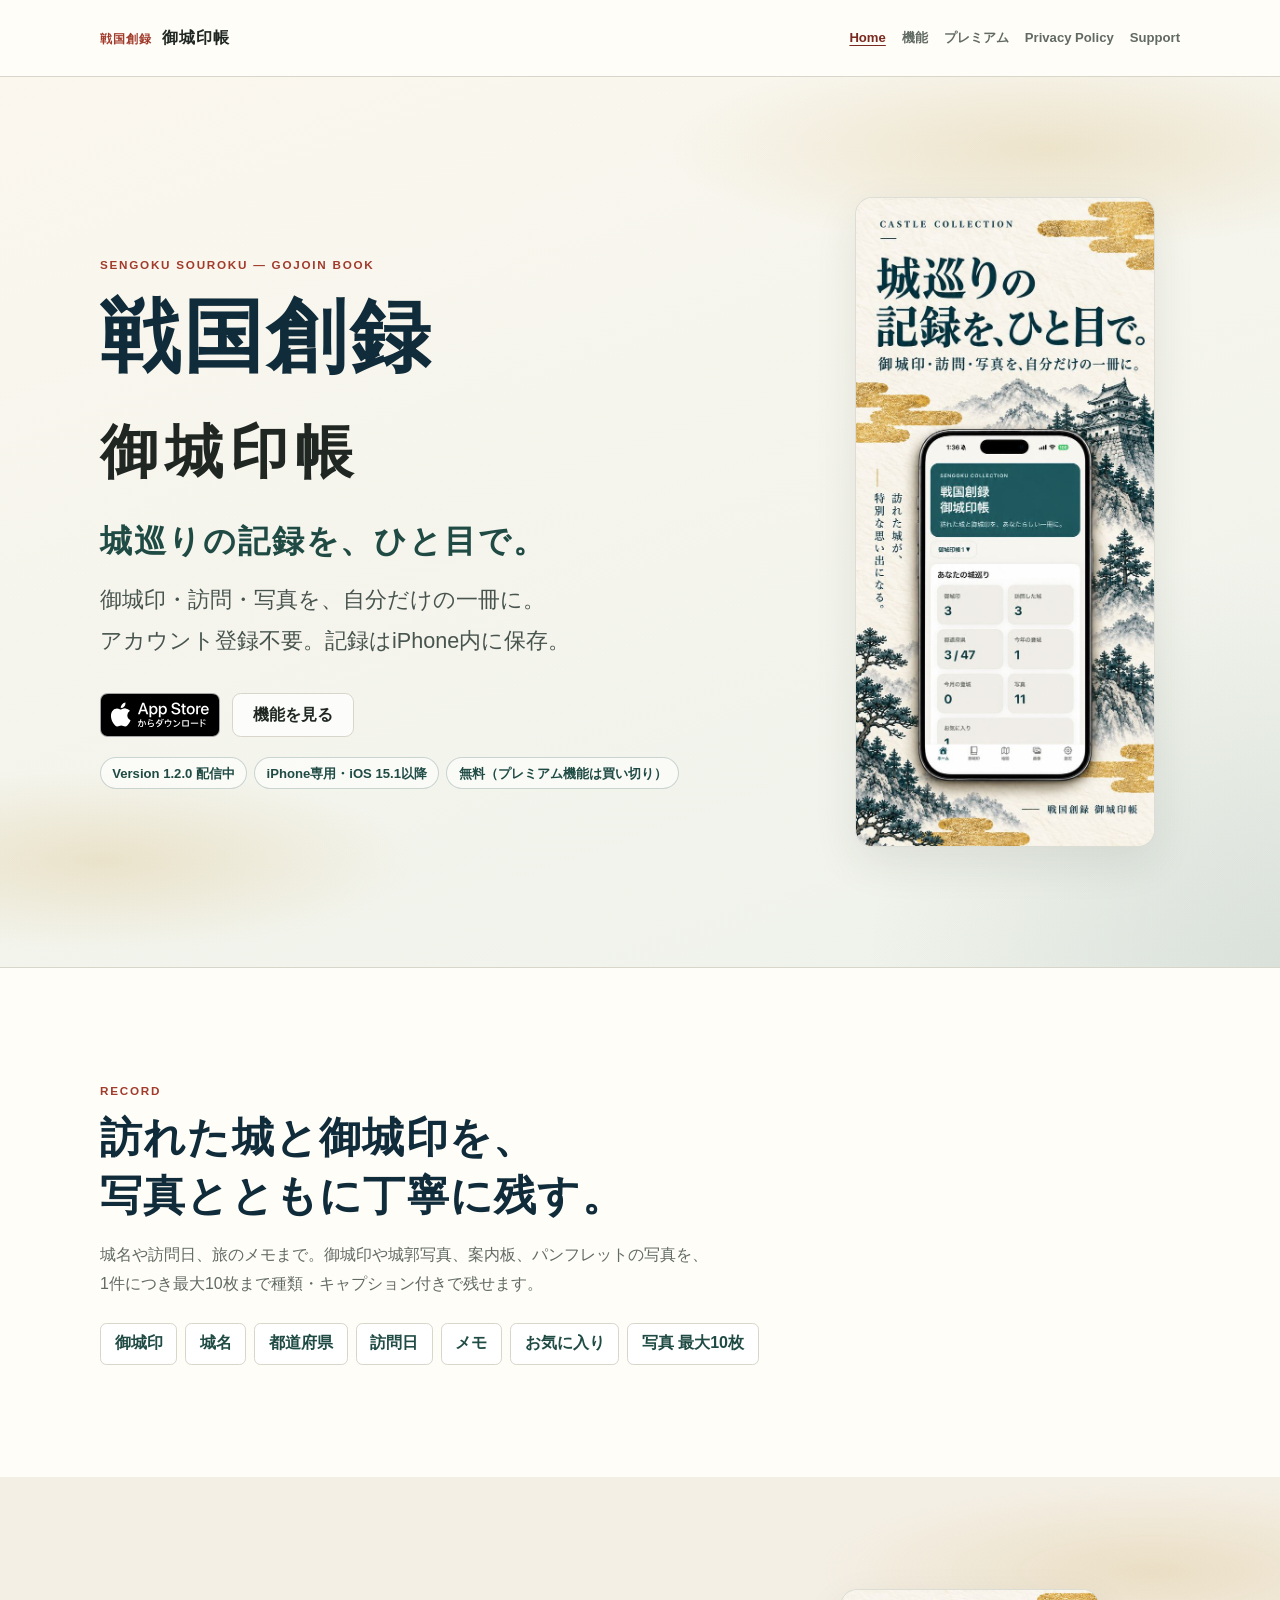
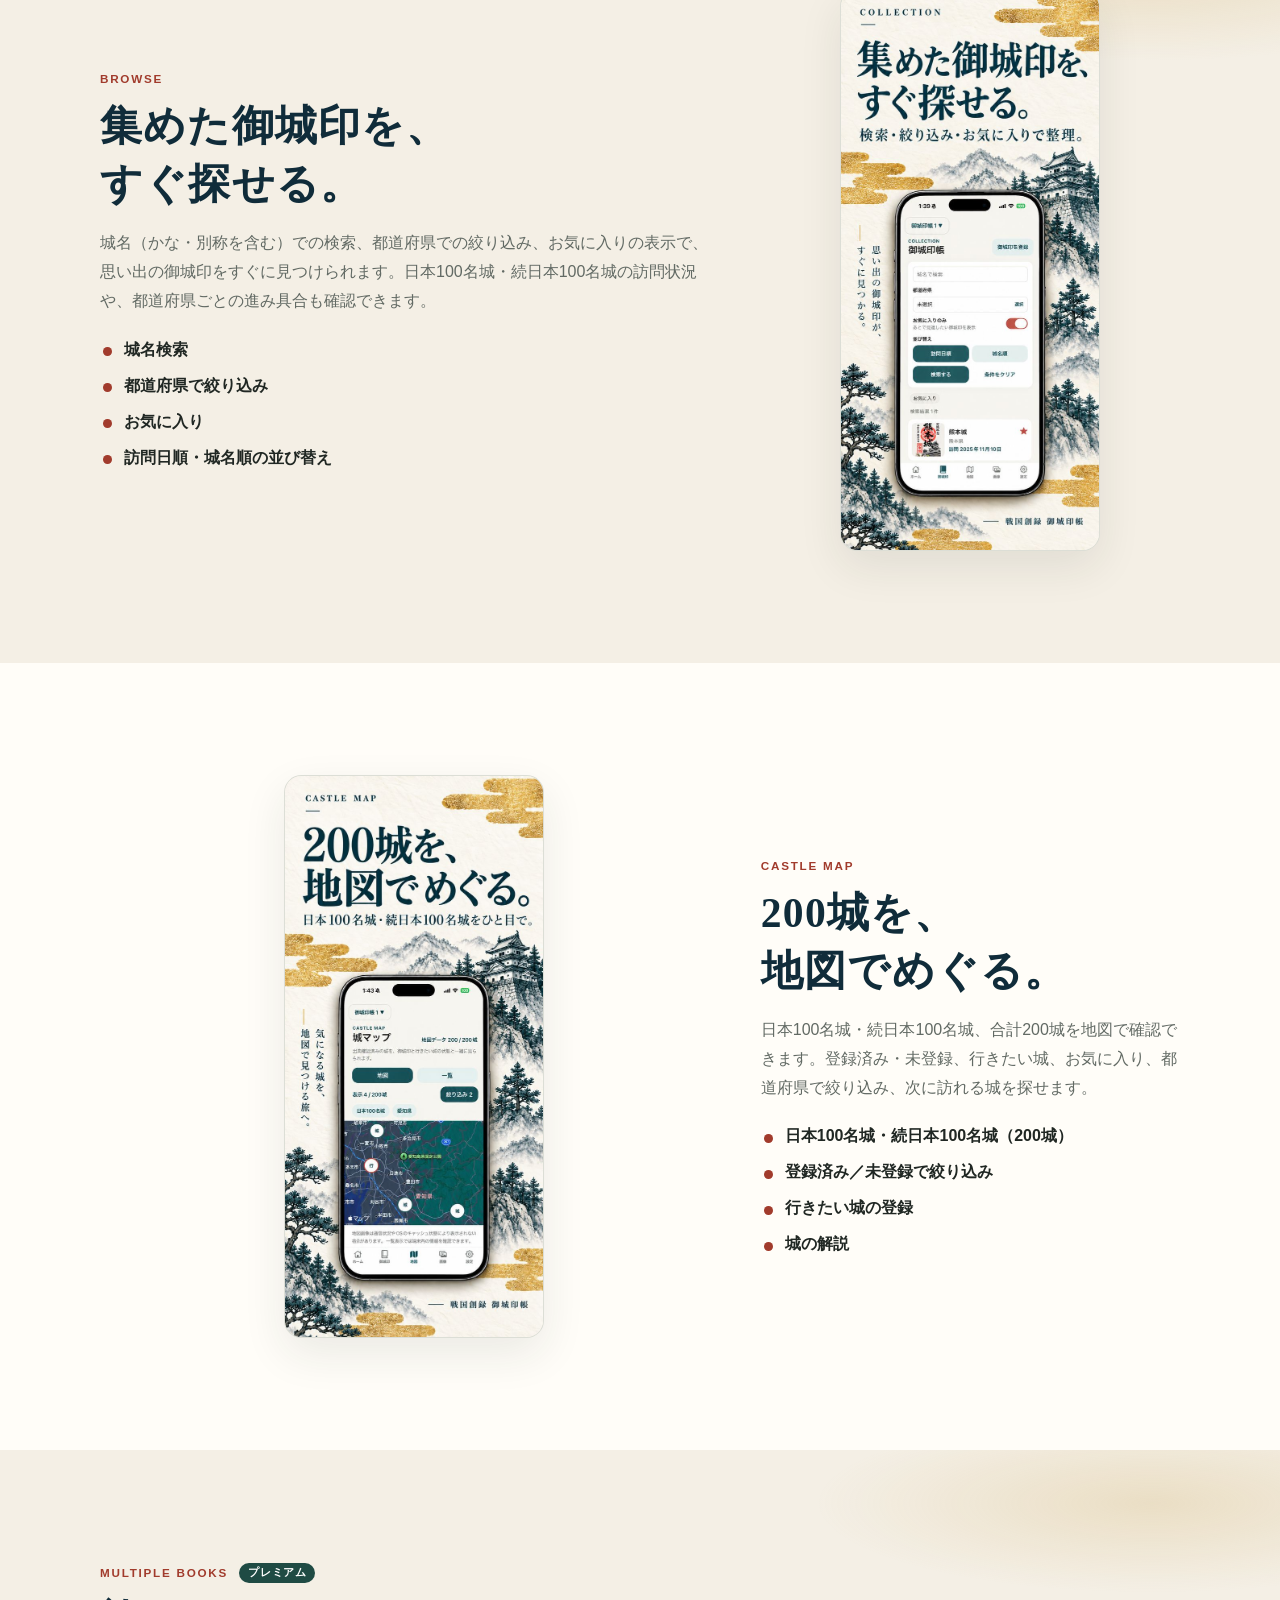
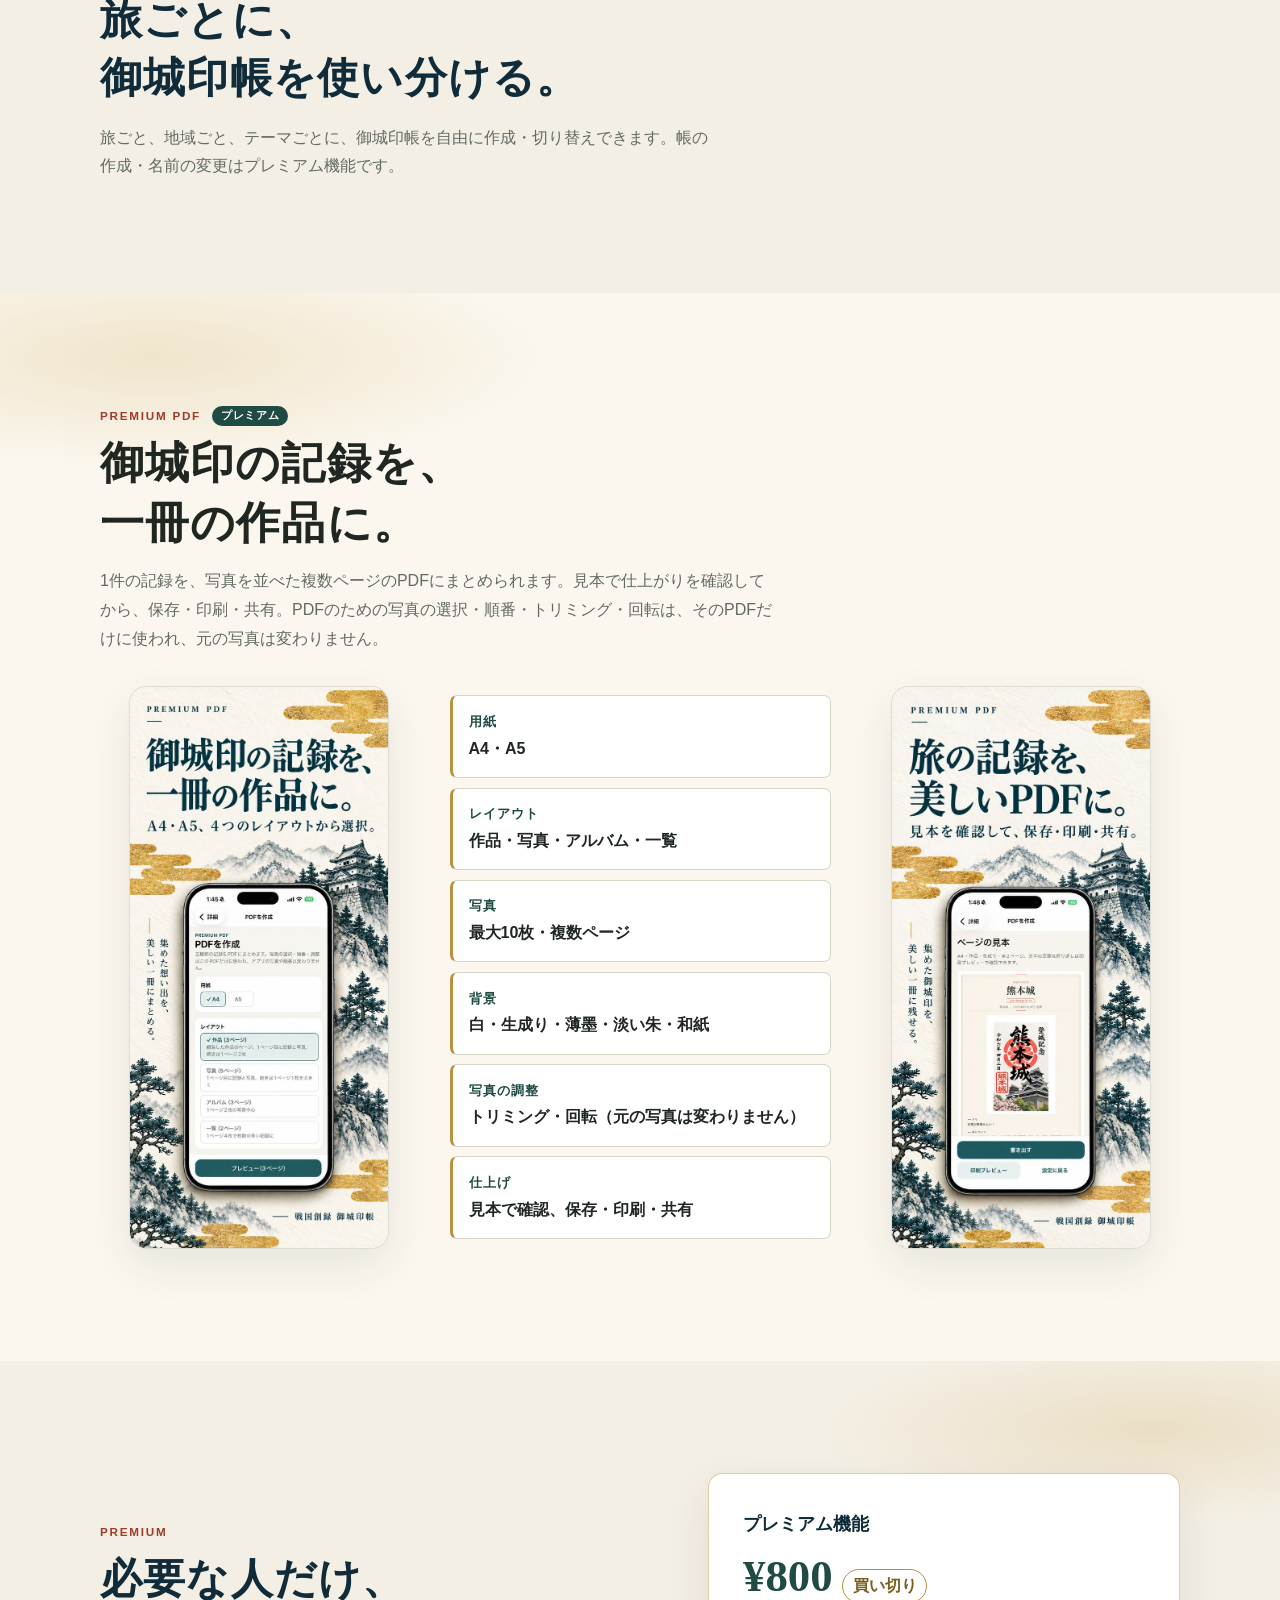
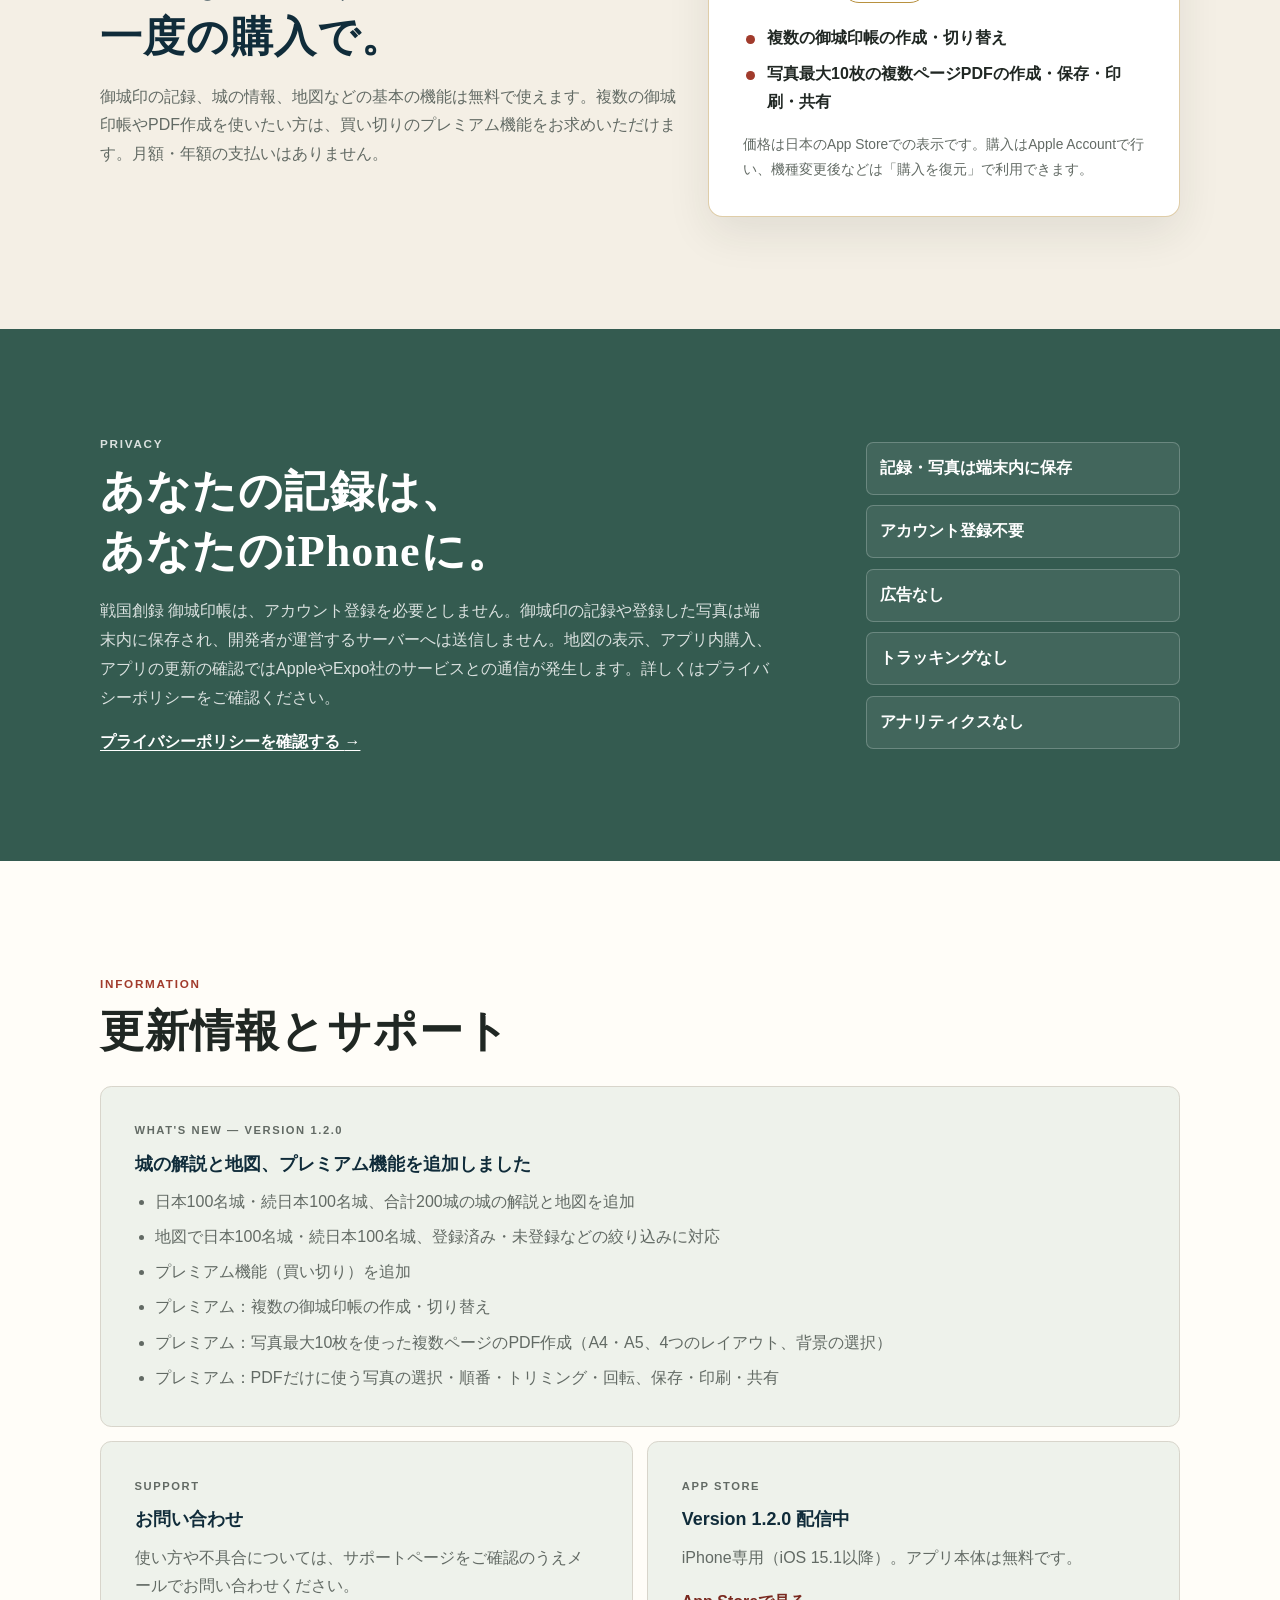
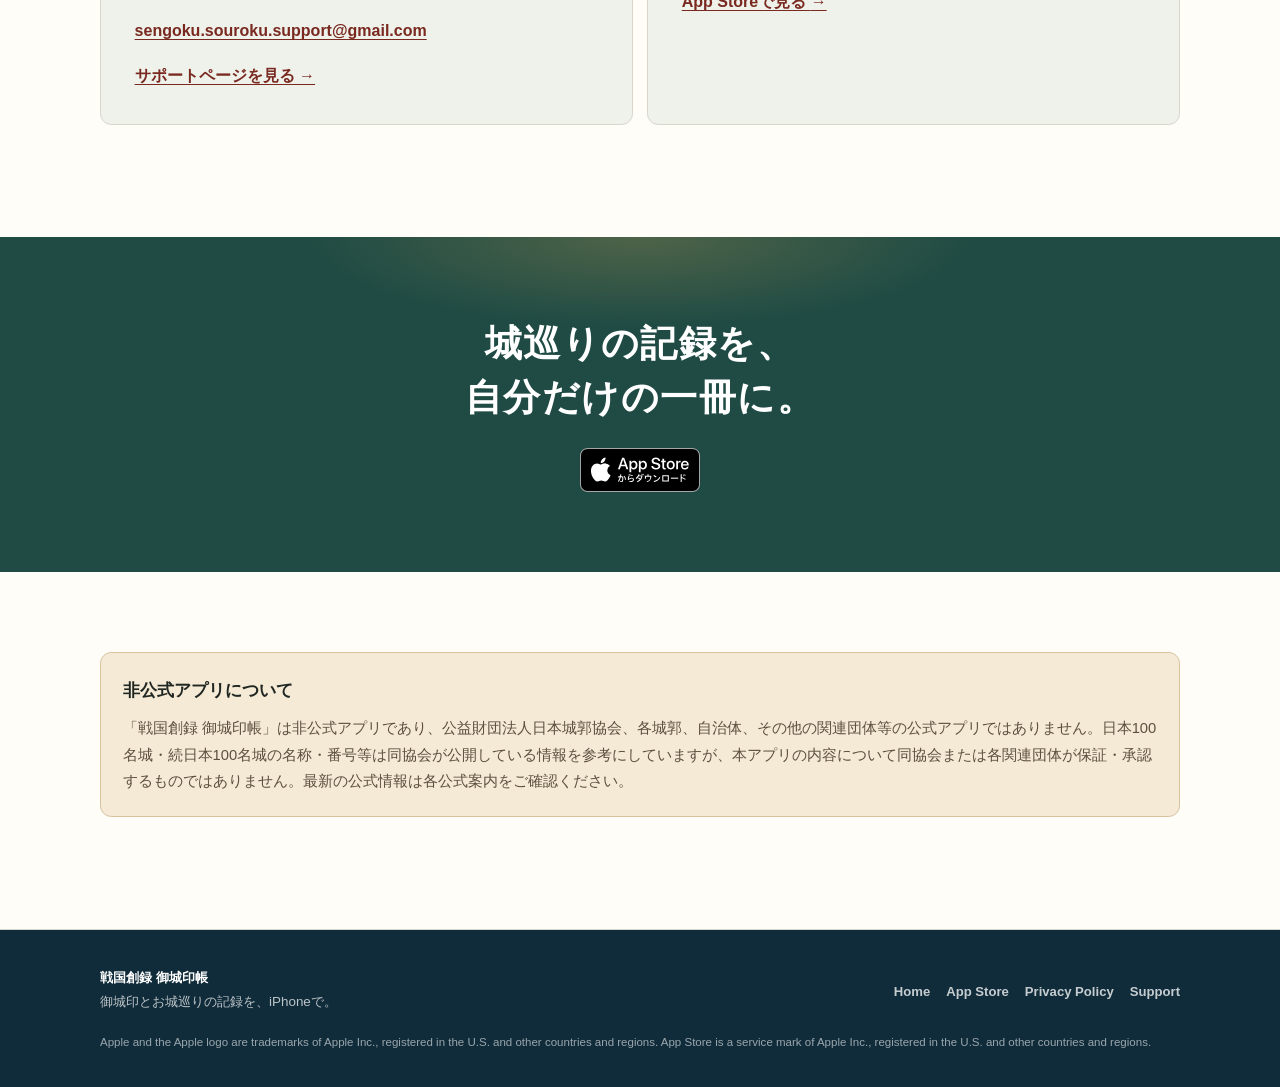
<file: index.html>
<!doctype html>
<html lang="ja">
  <head>
    <meta charset="utf-8">
    <meta name="viewport" content="width=device-width, initial-scale=1">
    <title>戦国創録 御城印帳 | 御城印・城巡り記録アプリ</title>
    <meta name="description" content="御城印、訪問日、写真をiPhoneに記録。日本100名城・続日本100名城の地図、複数の御城印帳、PDF作成にも対応。アカウント登録不要で、記録は端末内に保存されます。">
    <meta name="apple-itunes-app" content="app-id=6801572125">
    <link rel="canonical" href="https://sengoku-souroku.github.io/sengoku-gojoin-site/">
    <meta property="og:type" content="website">
    <meta property="og:locale" content="ja_JP">
    <meta property="og:site_name" content="戦国創録 御城印帳">
    <meta property="og:title" content="戦国創録 御城印帳 | 御城印・城巡り記録アプリ">
    <meta property="og:description" content="御城印・訪問・写真を、自分だけの一冊に。アカウント登録不要、記録はiPhone内に保存。">
    <meta property="og:url" content="https://sengoku-souroku.github.io/sengoku-gojoin-site/">
    <meta property="og:image" content="https://sengoku-souroku.github.io/sengoku-gojoin-site/assets/screens/home.jpg">
    <meta name="twitter:card" content="summary">
    <link rel="stylesheet" href="style.css">
  </head>
  <body>
    <a class="skip-link" href="#main">本文へ移動</a>
    <header class="site-header">
      <div class="shell header-inner">
        <a class="brand-link" href="index.html" aria-label="戦国創録 御城印帳 ホーム">
          <span class="brand-mark">戦国創録</span>
          <span class="brand-name">御城印帳</span>
        </a>
        <nav class="header-nav" aria-label="ページ案内">
          <a aria-current="page" href="index.html">Home</a>
          <a href="#features">機能</a>
          <a href="#premium">プレミアム</a>
          <a href="privacy.html">Privacy Policy</a>
          <a href="support.html">Support</a>
        </nav>
      </div>
    </header>

    <main id="main">
      <section class="product-hero" aria-labelledby="hero-heading">
        <div class="shell hero-layout">
          <div class="hero-copy">
            <p class="eyebrow">SENGOKU SOUROKU — GOJOIN BOOK</p>
            <h1 id="hero-heading">戦国創録<br><span>御城印帳</span></h1>
            <p class="hero-tagline">城巡りの記録を、ひと目で。</p>
            <p class="hero-lead">御城印・訪問・写真を、自分だけの一冊に。<br class="wide-break">アカウント登録不要。記録はiPhone内に保存。</p>
            <div class="hero-actions" aria-label="ダウンロード">
              <a class="app-store-badge" href="https://apps.apple.com/jp/app/id6801572125" target="_blank" rel="noopener noreferrer">
                <img src="assets/Download_on_the_App_Store_Badge_JP_RGB_blk_100317.svg" alt="App Storeでダウンロード" width="132" height="44">
              </a>
              <a class="button button-secondary" href="#features">機能を見る</a>
            </div>
            <ul class="hero-meta" aria-label="アプリの情報">
              <li>Version 1.2.0 配信中</li>
              <li>iPhone専用・iOS 15.1以降</li>
              <li>無料（プレミアム機能は買い切り）</li>
            </ul>
          </div>
          <figure class="hero-shot">
            <img src="assets/screens/home.jpg" width="640" height="1391" alt="ホーム画面。御城印・訪問した城・都道府県・写真の数など、城巡りの記録をまとめて表示している。" fetchpriority="high">
          </figure>
        </div>
      </section>

      <section id="features" class="section shell" aria-labelledby="record-heading">
        <div class="story">
          <div class="story-copy">
            <p class="eyebrow">RECORD</p>
            <h2 id="record-heading">訪れた城と御城印を、<br>写真とともに丁寧に残す。</h2>
            <p>城名や訪問日、旅のメモまで。御城印や城郭写真、案内板、パンフレットの写真を、1件につき最大10枚まで種類・キャプション付きで残せます。</p>
            <ul class="tag-list" aria-label="記録できる項目">
              <li>御城印</li>
              <li>城名</li>
              <li>都道府県</li>
              <li>訪問日</li>
              <li>メモ</li>
              <li>お気に入り</li>
              <li>写真 最大10枚</li>
            </ul>
          </div>
        </div>
      </section>

      <section class="section section-tinted" aria-labelledby="browse-heading">
        <div class="shell story story-with-shot">
          <div class="story-copy">
            <p class="eyebrow">BROWSE</p>
            <h2 id="browse-heading">集めた御城印を、<br>すぐ探せる。</h2>
            <p>城名（かな・別称を含む）での検索、都道府県での絞り込み、お気に入りの表示で、思い出の御城印をすぐに見つけられます。日本100名城・続日本100名城の訪問状況や、都道府県ごとの進み具合も確認できます。</p>
            <ul class="check-list">
              <li>城名検索</li>
              <li>都道府県で絞り込み</li>
              <li>お気に入り</li>
              <li>訪問日順・城名順の並び替え</li>
            </ul>
          </div>
          <figure class="phone-shot">
            <img src="assets/screens/browse.jpg" width="640" height="1391" loading="lazy" alt="御城印帳の一覧画面。城名検索、都道府県、お気に入りのみ、並び替えの条件と、検索結果の御城印が表示されている。">
          </figure>
        </div>
      </section>

      <section class="section" aria-labelledby="map-heading">
        <div class="shell story story-with-shot story-reverse">
          <div class="story-copy">
            <p class="eyebrow">CASTLE MAP</p>
            <h2 id="map-heading">200城を、<br>地図でめぐる。</h2>
            <p>日本100名城・続日本100名城、合計200城を地図で確認できます。登録済み・未登録、行きたい城、お気に入り、都道府県で絞り込み、次に訪れる城を探せます。</p>
            <ul class="check-list">
              <li>日本100名城・続日本100名城（200城）</li>
              <li>登録済み／未登録で絞り込み</li>
              <li>行きたい城の登録</li>
              <li>城の解説</li>
            </ul>
          </div>
          <figure class="phone-shot">
            <img src="assets/screens/map.jpg" width="640" height="1391" loading="lazy" alt="城マップの画面。日本100名城と愛知県で絞り込んだ城のピンが地図上に表示されている。">
          </figure>
        </div>
      </section>

      <section class="section section-tinted" aria-labelledby="books-heading">
        <div class="shell story">
          <div class="story-copy">
            <p class="eyebrow">MULTIPLE BOOKS <span class="premium-tag">プレミアム</span></p>
            <h2 id="books-heading">旅ごとに、<br>御城印帳を使い分ける。</h2>
            <p>旅ごと、地域ごと、テーマごとに、御城印帳を自由に作成・切り替えできます。帳の作成・名前の変更はプレミアム機能です。</p>
          </div>
        </div>
      </section>

      <section class="section pdf-section" aria-labelledby="pdf-heading">
        <div class="shell">
          <header class="section-heading">
            <p class="eyebrow">PREMIUM PDF <span class="premium-tag">プレミアム</span></p>
            <h2 id="pdf-heading">御城印の記録を、<br>一冊の作品に。</h2>
            <p>1件の記録を、写真を並べた複数ページのPDFにまとめられます。見本で仕上がりを確認してから、保存・印刷・共有。PDFのための写真の選択・順番・トリミング・回転は、そのPDFだけに使われ、元の写真は変わりません。</p>
          </header>
          <div class="pdf-layout">
            <figure class="phone-shot">
              <img src="assets/screens/pdf-layout.jpg" width="640" height="1391" loading="lazy" alt="PDFを作成する画面。用紙はA4とA5、レイアウトは作品・写真・アルバム・一覧から選べる。">
            </figure>
            <ul class="pdf-points" aria-label="PDFの機能">
              <li><strong>用紙</strong><span>A4・A5</span></li>
              <li><strong>レイアウト</strong><span>作品・写真・アルバム・一覧</span></li>
              <li><strong>写真</strong><span>最大10枚・複数ページ</span></li>
              <li><strong>背景</strong><span>白・生成り・薄墨・淡い朱・和紙</span></li>
              <li><strong>写真の調整</strong><span>トリミング・回転（元の写真は変わりません）</span></li>
              <li><strong>仕上げ</strong><span>見本で確認、保存・印刷・共有</span></li>
            </ul>
            <figure class="phone-shot">
              <img src="assets/screens/pdf-preview.jpg" width="640" height="1391" loading="lazy" alt="ページの見本の画面。作品レイアウト・生成りの背景で、城名・名城の区分・訪問日と御城印の写真が配置されている。">
            </figure>
          </div>
        </div>
      </section>

      <section id="premium" class="section section-tinted" aria-labelledby="premium-heading">
        <div class="shell premium-layout">
          <div class="story-copy">
            <p class="eyebrow">PREMIUM</p>
            <h2 id="premium-heading">必要な人だけ、<br>一度の購入で。</h2>
            <p>御城印の記録、城の情報、地図などの基本の機能は無料で使えます。複数の御城印帳やPDF作成を使いたい方は、買い切りのプレミアム機能をお求めいただけます。月額・年額の支払いはありません。</p>
          </div>
          <article class="price-card" aria-labelledby="price-heading">
            <h3 id="price-heading">プレミアム機能</h3>
            <p class="price"><span class="price-amount">¥800</span><span class="price-unit">買い切り</span></p>
            <ul class="check-list">
              <li>複数の御城印帳の作成・切り替え</li>
              <li>写真最大10枚の複数ページPDFの作成・保存・印刷・共有</li>
            </ul>
            <p class="price-note">価格は日本のApp Storeでの表示です。購入はApple Accountで行い、機種変更後などは「購入を復元」で利用できます。</p>
          </article>
        </div>
      </section>

      <section class="privacy-band" aria-labelledby="privacy-heading">
        <div class="shell privacy-layout">
          <div>
            <p class="eyebrow eyebrow-light">PRIVACY</p>
            <h2 id="privacy-heading">あなたの記録は、<br>あなたのiPhoneに。</h2>
            <p>戦国創録 御城印帳は、アカウント登録を必要としません。御城印の記録や登録した写真は端末内に保存され、開発者が運営するサーバーへは送信しません。地図の表示、アプリ内購入、アプリの更新の確認ではAppleやExpo社のサービスとの通信が発生します。詳しくはプライバシーポリシーをご確認ください。</p>
            <a class="text-link-light" href="privacy.html">プライバシーポリシーを確認する <span aria-hidden="true">→</span></a>
          </div>
          <ul class="privacy-points" aria-label="プライバシー上の特徴">
            <li>記録・写真は端末内に保存</li>
            <li>アカウント登録不要</li>
            <li>広告なし</li>
            <li>トラッキングなし</li>
            <li>アナリティクスなし</li>
          </ul>
        </div>
      </section>

      <section class="section shell" aria-labelledby="information-heading">
        <header class="section-heading compact-heading">
          <p class="eyebrow">INFORMATION</p>
          <h2 id="information-heading">更新情報とサポート</h2>
        </header>

        <div class="information-grid">
          <article class="information-card information-card-wide">
            <p class="card-kicker">WHAT'S NEW — VERSION 1.2.0</p>
            <h3>城の解説と地図、プレミアム機能を追加しました</h3>
            <ul class="release-notes">
              <li>日本100名城・続日本100名城、合計200城の城の解説と地図を追加</li>
              <li>地図で日本100名城・続日本100名城、登録済み・未登録などの絞り込みに対応</li>
              <li>プレミアム機能（買い切り）を追加</li>
              <li>プレミアム：複数の御城印帳の作成・切り替え</li>
              <li>プレミアム：写真最大10枚を使った複数ページのPDF作成（A4・A5、4つのレイアウト、背景の選択）</li>
              <li>プレミアム：PDFだけに使う写真の選択・順番・トリミング・回転、保存・印刷・共有</li>
            </ul>
          </article>

          <article class="information-card">
            <p class="card-kicker">SUPPORT</p>
            <h3>お問い合わせ</h3>
            <p>使い方や不具合については、サポートページをご確認のうえメールでお問い合わせください。</p>
            <p class="contact-address"><a href="mailto:sengoku.souroku.support@gmail.com">sengoku.souroku.support@gmail.com</a></p>
            <a class="text-link" href="support.html">サポートページを見る <span aria-hidden="true">→</span></a>
          </article>

          <article class="information-card">
            <p class="card-kicker">APP STORE</p>
            <h3>Version 1.2.0 配信中</h3>
            <p>iPhone専用（iOS 15.1以降）。アプリ本体は無料です。</p>
            <a class="text-link" href="https://apps.apple.com/jp/app/id6801572125" target="_blank" rel="noopener noreferrer">App Storeで見る <span aria-hidden="true">→</span></a>
          </article>
        </div>
      </section>

      <section class="final-cta" aria-labelledby="cta-heading">
        <div class="shell final-cta-inner">
          <h2 id="cta-heading">城巡りの記録を、<br>自分だけの一冊に。</h2>
          <a class="app-store-badge" href="https://apps.apple.com/jp/app/id6801572125" target="_blank" rel="noopener noreferrer">
            <img src="assets/Download_on_the_App_Store_Badge_JP_RGB_blk_100317.svg" alt="App Storeでダウンロード" width="132" height="44" loading="lazy">
          </a>
        </div>
      </section>

      <section class="shell disclaimer" aria-labelledby="unofficial-heading">
        <h2 id="unofficial-heading">非公式アプリについて</h2>
        <p>「戦国創録 御城印帳」は非公式アプリであり、公益財団法人日本城郭協会、各城郭、自治体、その他の関連団体等の公式アプリではありません。日本100名城・続日本100名城の名称・番号等は同協会が公開している情報を参考にしていますが、本アプリの内容について同協会または各関連団体が保証・承認するものではありません。最新の公式情報は各公式案内をご確認ください。</p>
      </section>
    </main>

    <footer class="site-footer">
      <div class="shell footer-inner">
        <div><p class="footer-brand">戦国創録 御城印帳</p><p>御城印とお城巡りの記録を、iPhoneで。</p></div>
        <nav class="footer-nav" aria-label="フッター案内"><a href="index.html">Home</a><a href="https://apps.apple.com/jp/app/id6801572125" target="_blank" rel="noopener noreferrer">App Store</a><a href="privacy.html">Privacy Policy</a><a href="support.html">Support</a></nav>
        <p class="apple-trademark-credit">Apple and the Apple logo are trademarks of Apple Inc., registered in the U.S. and other countries and regions. App Store is a service mark of Apple Inc., registered in the U.S. and other countries and regions.</p>
      </div>
    </footer>
  </body>
</html>
</file>
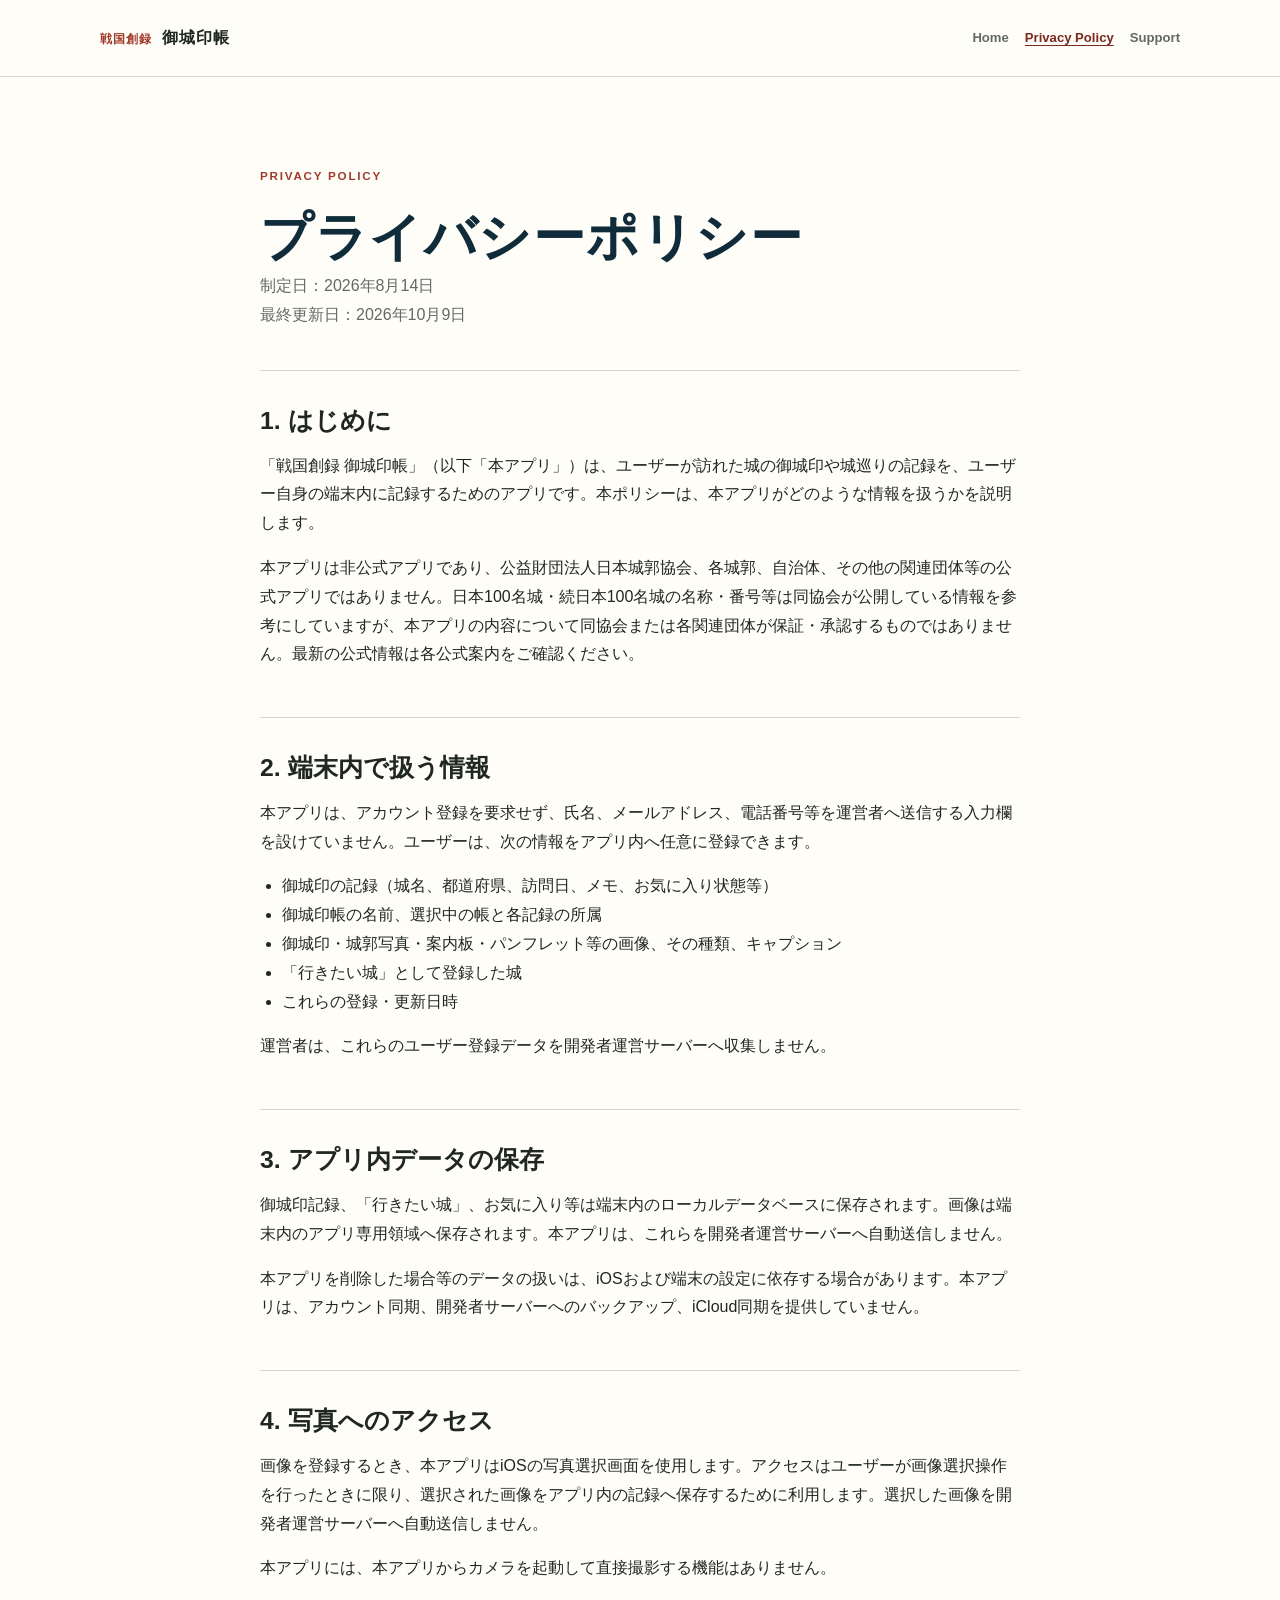
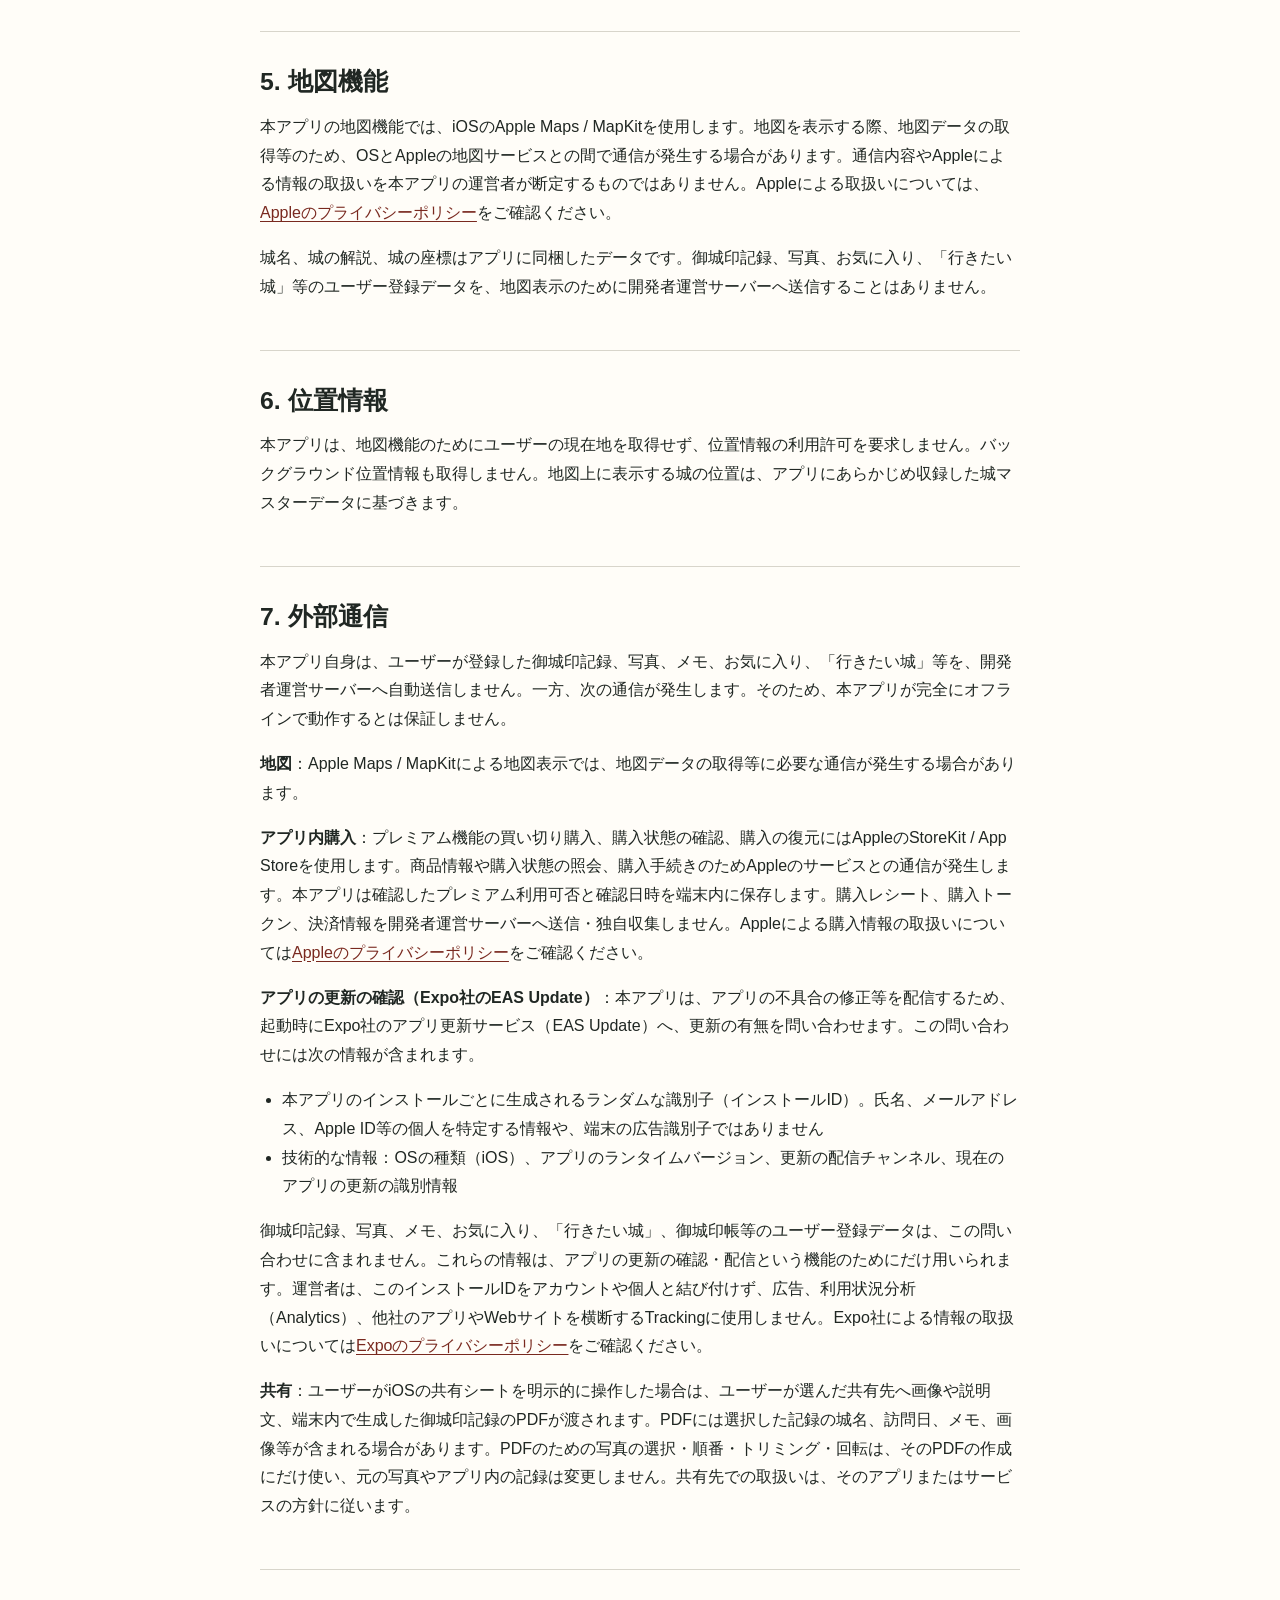
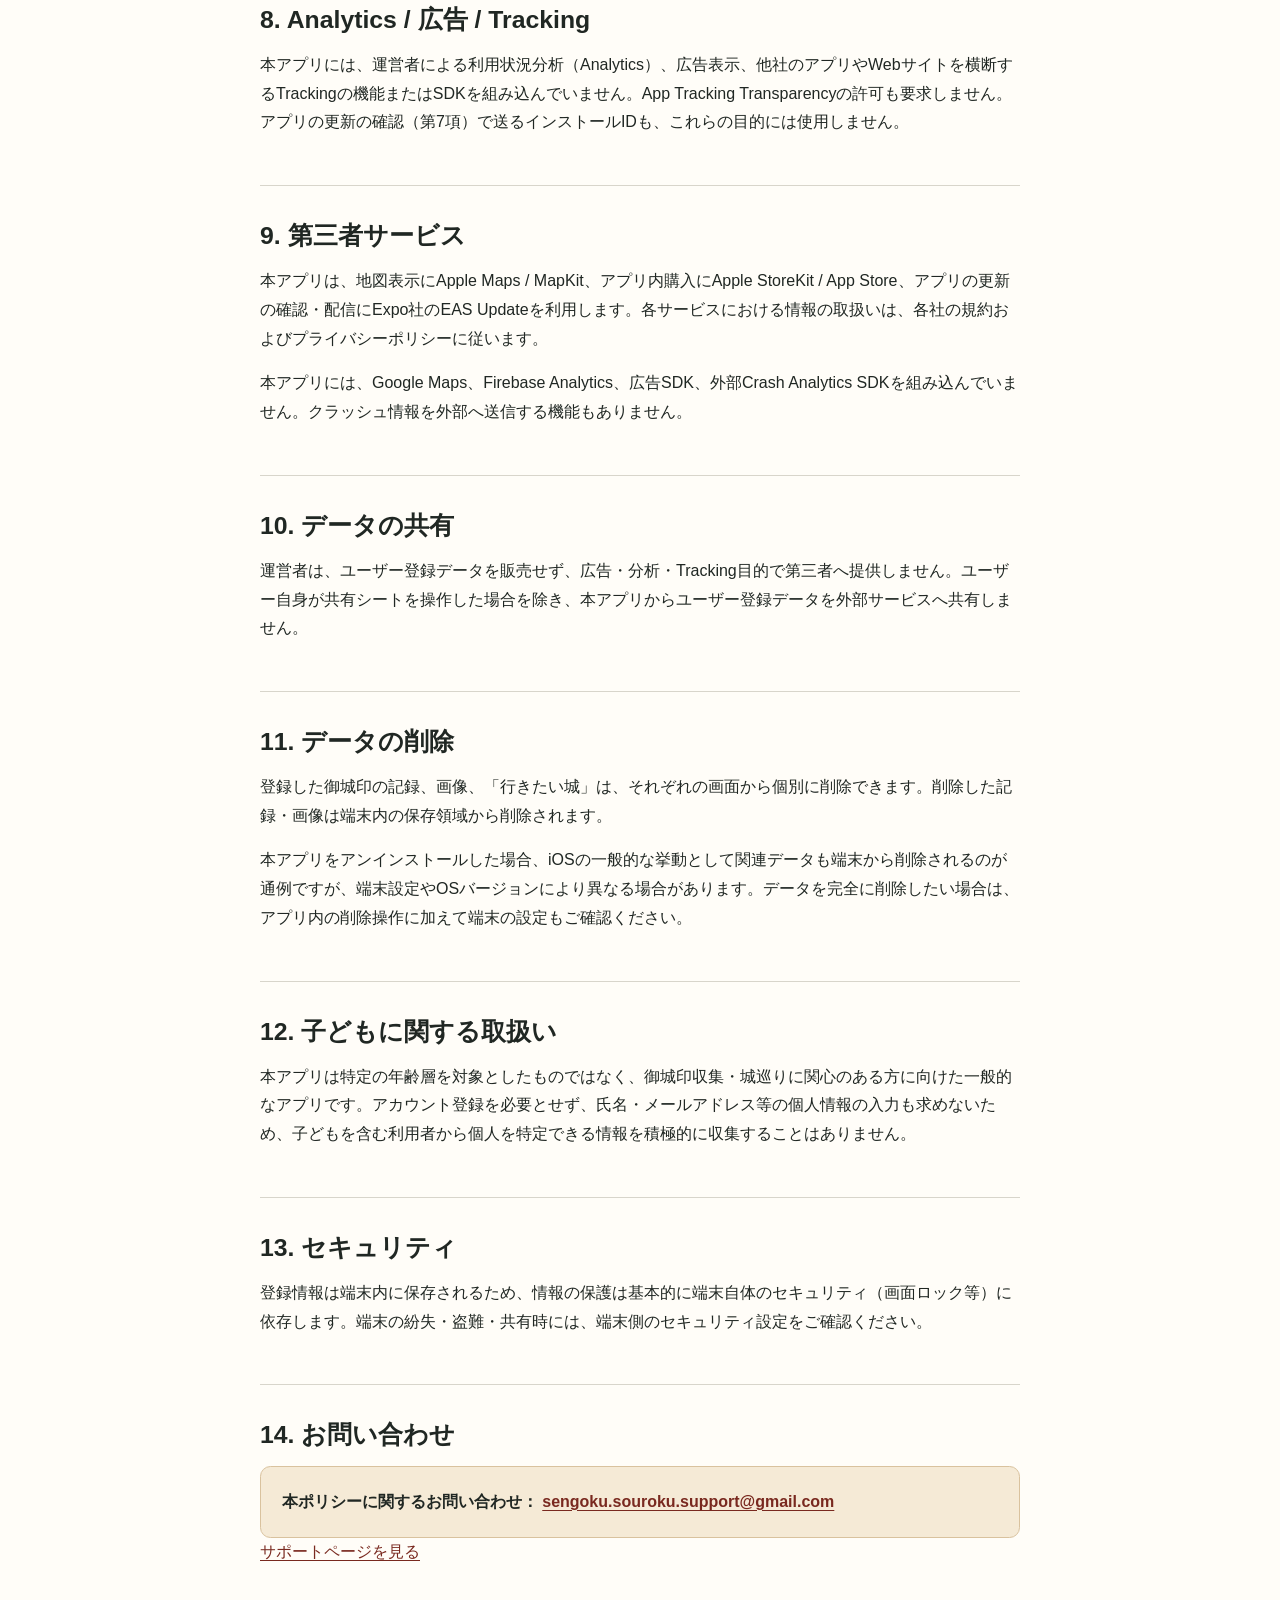
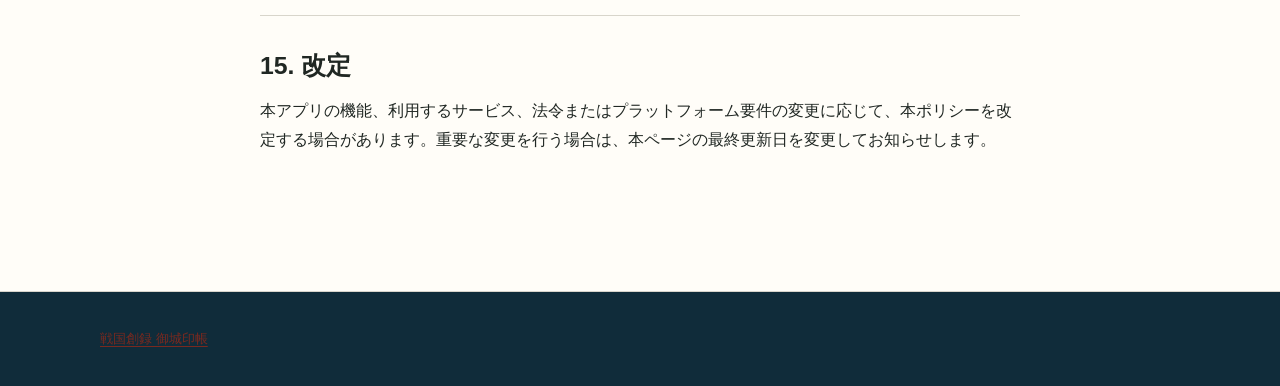
<file: privacy.html>
<!doctype html>
<html lang="ja">
  <head>
    <meta charset="utf-8">
    <meta name="viewport" content="width=device-width, initial-scale=1">
    <meta name="description" content="戦国創録 御城印帳のプライバシーポリシーです。">
    <title>プライバシーポリシー | 戦国創録 御城印帳</title>
    <link rel="stylesheet" href="style.css">
  </head>
  <body>
    <a class="skip-link" href="#main">本文へ移動</a>
    <header class="site-header">
      <div class="shell header-inner">
        <a class="brand-link" href="index.html" aria-label="戦国創録 御城印帳 トップへ戻る">
          <span class="brand-mark">戦国創録</span>
          <span class="brand-name">御城印帳</span>
        </a>
        <nav class="header-nav" aria-label="ページ案内">
          <a href="index.html">Home</a>
          <a aria-current="page" href="privacy.html">Privacy Policy</a>
          <a href="support.html">Support</a>
        </nav>
      </div>
    </header>

    <main id="main" class="shell page-main">
      <article class="document">
        <header class="document-header">
          <p class="eyebrow">PRIVACY POLICY</p>
          <h1>プライバシーポリシー</h1>
          <p class="document-meta">制定日：2026年8月14日<br>最終更新日：2026年10月9日</p>
        </header>

        <section>
          <h2>1. はじめに</h2>
          <p>「戦国創録 御城印帳」（以下「本アプリ」）は、ユーザーが訪れた城の御城印や城巡りの記録を、ユーザー自身の端末内に記録するためのアプリです。本ポリシーは、本アプリがどのような情報を扱うかを説明します。</p>
          <p>本アプリは非公式アプリであり、公益財団法人日本城郭協会、各城郭、自治体、その他の関連団体等の公式アプリではありません。日本100名城・続日本100名城の名称・番号等は同協会が公開している情報を参考にしていますが、本アプリの内容について同協会または各関連団体が保証・承認するものではありません。最新の公式情報は各公式案内をご確認ください。</p>
        </section>

        <section>
          <h2>2. 端末内で扱う情報</h2>
          <p>本アプリは、アカウント登録を要求せず、氏名、メールアドレス、電話番号等を運営者へ送信する入力欄を設けていません。ユーザーは、次の情報をアプリ内へ任意に登録できます。</p>
          <ul>
            <li>御城印の記録（城名、都道府県、訪問日、メモ、お気に入り状態等）</li>
            <li>御城印帳の名前、選択中の帳と各記録の所属</li>
            <li>御城印・城郭写真・案内板・パンフレット等の画像、その種類、キャプション</li>
            <li>「行きたい城」として登録した城</li>
            <li>これらの登録・更新日時</li>
          </ul>
          <p>運営者は、これらのユーザー登録データを開発者運営サーバーへ収集しません。</p>
        </section>

        <section>
          <h2>3. アプリ内データの保存</h2>
          <p>御城印記録、「行きたい城」、お気に入り等は端末内のローカルデータベースに保存されます。画像は端末内のアプリ専用領域へ保存されます。本アプリは、これらを開発者運営サーバーへ自動送信しません。</p>
          <p>本アプリを削除した場合等のデータの扱いは、iOSおよび端末の設定に依存する場合があります。本アプリは、アカウント同期、開発者サーバーへのバックアップ、iCloud同期を提供していません。</p>
        </section>

        <section>
          <h2>4. 写真へのアクセス</h2>
          <p>画像を登録するとき、本アプリはiOSの写真選択画面を使用します。アクセスはユーザーが画像選択操作を行ったときに限り、選択された画像をアプリ内の記録へ保存するために利用します。選択した画像を開発者運営サーバーへ自動送信しません。</p>
          <p>本アプリには、本アプリからカメラを起動して直接撮影する機能はありません。</p>
        </section>

        <section>
          <h2>5. 地図機能</h2>
          <p>本アプリの地図機能では、iOSのApple Maps / MapKitを使用します。地図を表示する際、地図データの取得等のため、OSとAppleの地図サービスとの間で通信が発生する場合があります。通信内容やAppleによる情報の取扱いを本アプリの運営者が断定するものではありません。Appleによる取扱いについては、<a href="https://www.apple.com/legal/privacy/jp/">Appleのプライバシーポリシー</a>をご確認ください。</p>
          <p>城名、城の解説、城の座標はアプリに同梱したデータです。御城印記録、写真、お気に入り、「行きたい城」等のユーザー登録データを、地図表示のために開発者運営サーバーへ送信することはありません。</p>
        </section>

        <section>
          <h2>6. 位置情報</h2>
          <p>本アプリは、地図機能のためにユーザーの現在地を取得せず、位置情報の利用許可を要求しません。バックグラウンド位置情報も取得しません。地図上に表示する城の位置は、アプリにあらかじめ収録した城マスターデータに基づきます。</p>
        </section>

        <section>
          <h2>7. 外部通信</h2>
          <p>本アプリ自身は、ユーザーが登録した御城印記録、写真、メモ、お気に入り、「行きたい城」等を、開発者運営サーバーへ自動送信しません。一方、次の通信が発生します。そのため、本アプリが完全にオフラインで動作するとは保証しません。</p>
          <p><strong>地図</strong>：Apple Maps / MapKitによる地図表示では、地図データの取得等に必要な通信が発生する場合があります。</p>
          <p><strong>アプリ内購入</strong>：プレミアム機能の買い切り購入、購入状態の確認、購入の復元にはAppleのStoreKit / App Storeを使用します。商品情報や購入状態の照会、購入手続きのためAppleのサービスとの通信が発生します。本アプリは確認したプレミアム利用可否と確認日時を端末内に保存します。購入レシート、購入トークン、決済情報を開発者運営サーバーへ送信・独自収集しません。Appleによる購入情報の取扱いについては<a href="https://www.apple.com/legal/privacy/jp/">Appleのプライバシーポリシー</a>をご確認ください。</p>
          <p><strong>アプリの更新の確認（Expo社のEAS Update）</strong>：本アプリは、アプリの不具合の修正等を配信するため、起動時にExpo社のアプリ更新サービス（EAS Update）へ、更新の有無を問い合わせます。この問い合わせには次の情報が含まれます。</p>
          <ul>
            <li>本アプリのインストールごとに生成されるランダムな識別子（インストールID）。氏名、メールアドレス、Apple ID等の個人を特定する情報や、端末の広告識別子ではありません</li>
            <li>技術的な情報：OSの種類（iOS）、アプリのランタイムバージョン、更新の配信チャンネル、現在のアプリの更新の識別情報</li>
          </ul>
          <p>御城印記録、写真、メモ、お気に入り、「行きたい城」、御城印帳等のユーザー登録データは、この問い合わせに含まれません。これらの情報は、アプリの更新の確認・配信という機能のためにだけ用いられます。運営者は、このインストールIDをアカウントや個人と結び付けず、広告、利用状況分析（Analytics）、他社のアプリやWebサイトを横断するTrackingに使用しません。Expo社による情報の取扱いについては<a href="https://expo.dev/privacy">Expoのプライバシーポリシー</a>をご確認ください。</p>
          <p><strong>共有</strong>：ユーザーがiOSの共有シートを明示的に操作した場合は、ユーザーが選んだ共有先へ画像や説明文、端末内で生成した御城印記録のPDFが渡されます。PDFには選択した記録の城名、訪問日、メモ、画像等が含まれる場合があります。PDFのための写真の選択・順番・トリミング・回転は、そのPDFの作成にだけ使い、元の写真やアプリ内の記録は変更しません。共有先での取扱いは、そのアプリまたはサービスの方針に従います。</p>
        </section>

        <section>
          <h2>8. Analytics / 広告 / Tracking</h2>
          <p>本アプリには、運営者による利用状況分析（Analytics）、広告表示、他社のアプリやWebサイトを横断するTrackingの機能またはSDKを組み込んでいません。App Tracking Transparencyの許可も要求しません。アプリの更新の確認（第7項）で送るインストールIDも、これらの目的には使用しません。</p>
        </section>

        <section>
          <h2>9. 第三者サービス</h2>
          <p>本アプリは、地図表示にApple Maps / MapKit、アプリ内購入にApple StoreKit / App Store、アプリの更新の確認・配信にExpo社のEAS Updateを利用します。各サービスにおける情報の取扱いは、各社の規約およびプライバシーポリシーに従います。</p>
          <p>本アプリには、Google Maps、Firebase Analytics、広告SDK、外部Crash Analytics SDKを組み込んでいません。クラッシュ情報を外部へ送信する機能もありません。</p>
        </section>

        <section>
          <h2>10. データの共有</h2>
          <p>運営者は、ユーザー登録データを販売せず、広告・分析・Tracking目的で第三者へ提供しません。ユーザー自身が共有シートを操作した場合を除き、本アプリからユーザー登録データを外部サービスへ共有しません。</p>
        </section>

        <section>
          <h2>11. データの削除</h2>
          <p>登録した御城印の記録、画像、「行きたい城」は、それぞれの画面から個別に削除できます。削除した記録・画像は端末内の保存領域から削除されます。</p>
          <p>本アプリをアンインストールした場合、iOSの一般的な挙動として関連データも端末から削除されるのが通例ですが、端末設定やOSバージョンにより異なる場合があります。データを完全に削除したい場合は、アプリ内の削除操作に加えて端末の設定もご確認ください。</p>
        </section>

        <section>
          <h2>12. 子どもに関する取扱い</h2>
          <p>本アプリは特定の年齢層を対象としたものではなく、御城印収集・城巡りに関心のある方に向けた一般的なアプリです。アカウント登録を必要とせず、氏名・メールアドレス等の個人情報の入力も求めないため、子どもを含む利用者から個人を特定できる情報を積極的に収集することはありません。</p>
        </section>

        <section>
          <h2>13. セキュリティ</h2>
          <p>登録情報は端末内に保存されるため、情報の保護は基本的に端末自体のセキュリティ（画面ロック等）に依存します。端末の紛失・盗難・共有時には、端末側のセキュリティ設定をご確認ください。</p>
        </section>

        <section>
          <h2>14. お問い合わせ</h2>
          <div class="notice contact-notice">
            <p><strong>本ポリシーに関するお問い合わせ：</strong> <a href="mailto:sengoku.souroku.support@gmail.com">sengoku.souroku.support@gmail.com</a></p>
          </div>
          <p><a href="support.html">サポートページを見る</a></p>
        </section>

        <section>
          <h2>15. 改定</h2>
          <p>本アプリの機能、利用するサービス、法令またはプラットフォーム要件の変更に応じて、本ポリシーを改定する場合があります。重要な変更を行う場合は、本ページの最終更新日を変更してお知らせします。</p>
        </section>
      </article>
    </main>

    <footer class="site-footer">
      <div class="shell"><a href="index.html">戦国創録 御城印帳</a></div>
    </footer>
  </body>
</html>
</file>
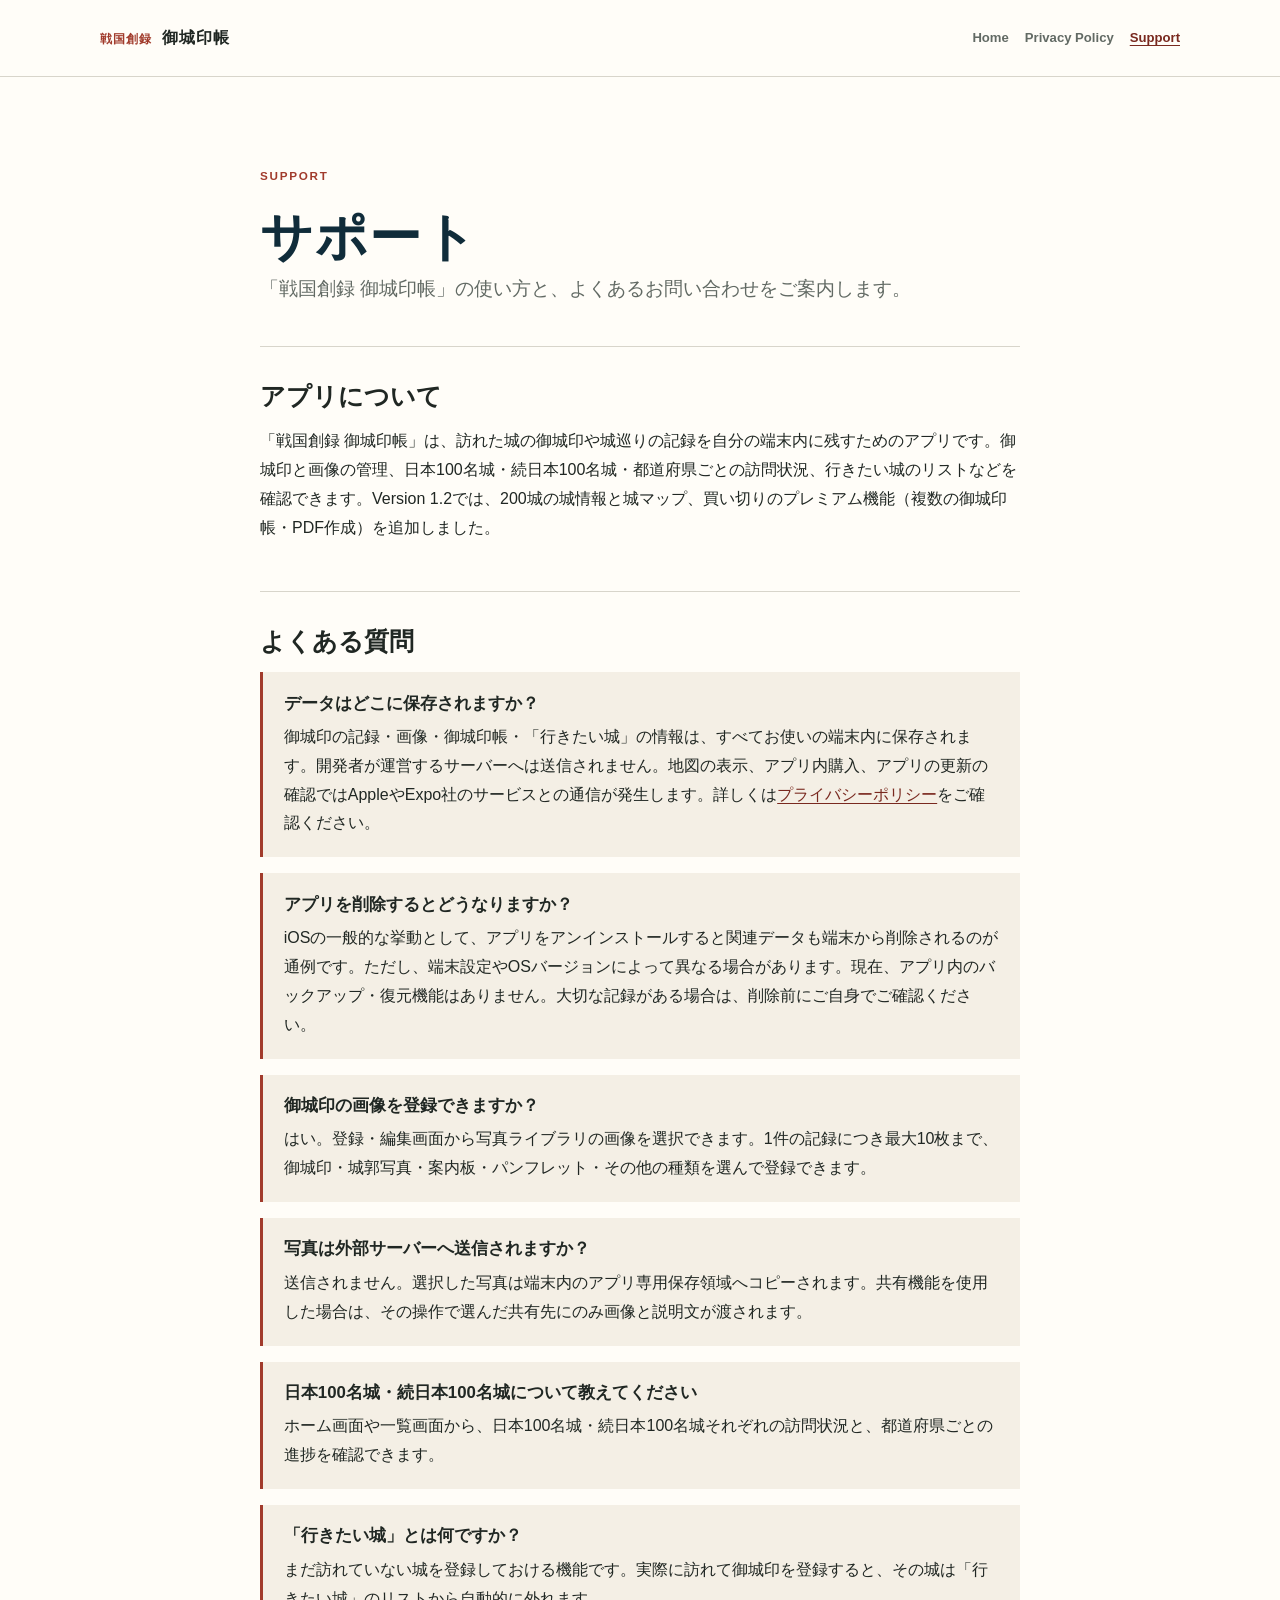
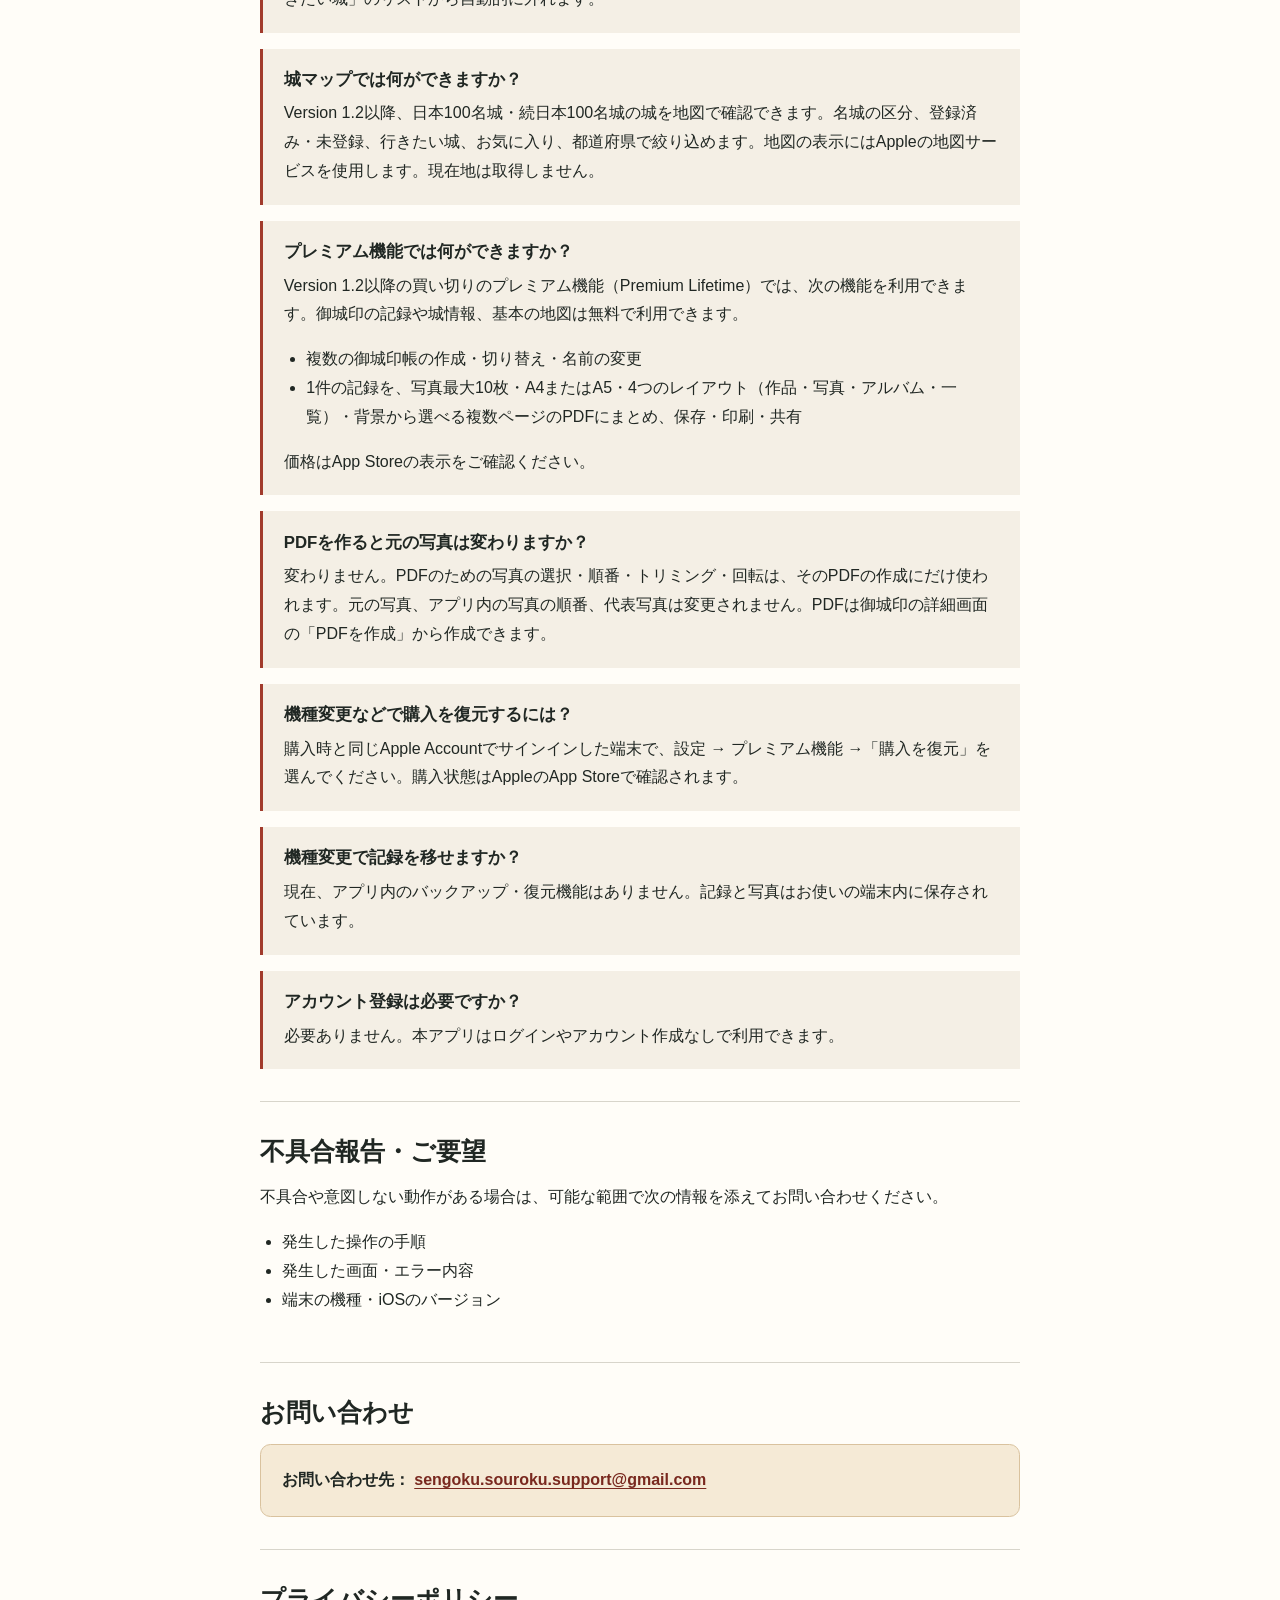
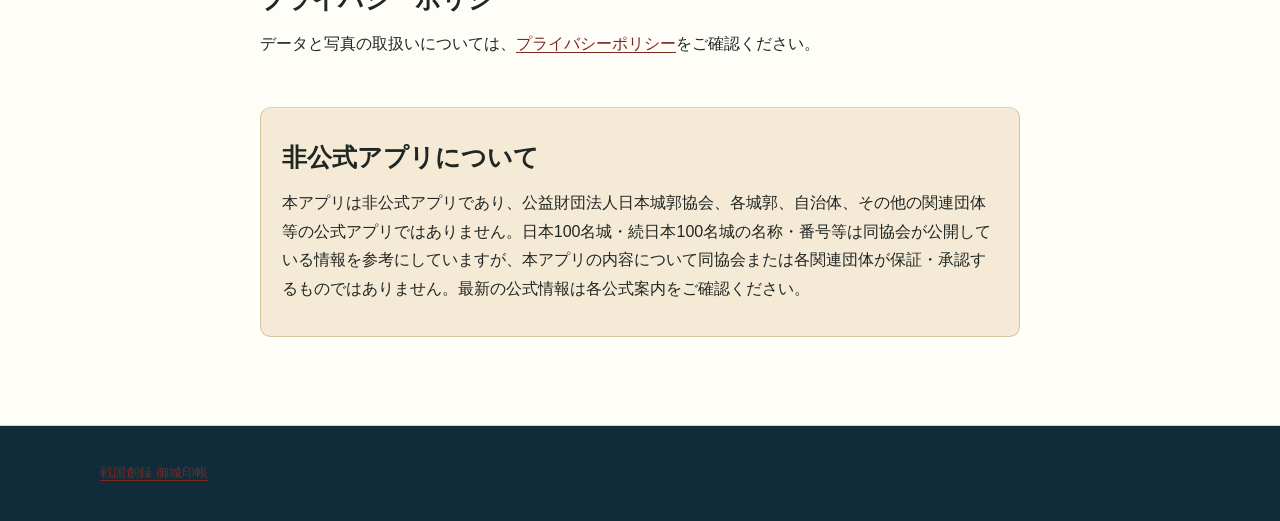
<file: support.html>
<!doctype html>
<html lang="ja">
  <head>
    <meta charset="utf-8">
    <meta name="viewport" content="width=device-width, initial-scale=1">
    <meta name="description" content="戦国創録 御城印帳のサポートとよくある質問です。">
    <title>サポート | 戦国創録 御城印帳</title>
    <link rel="stylesheet" href="style.css">
  </head>
  <body>
    <a class="skip-link" href="#main">本文へ移動</a>
    <header class="site-header">
      <div class="shell header-inner">
        <a class="brand-link" href="index.html" aria-label="戦国創録 御城印帳 トップへ戻る">
          <span class="brand-mark">戦国創録</span>
          <span class="brand-name">御城印帳</span>
        </a>
        <nav class="header-nav" aria-label="ページ案内">
          <a href="index.html">Home</a>
          <a href="privacy.html">Privacy Policy</a>
          <a aria-current="page" href="support.html">Support</a>
        </nav>
      </div>
    </header>

    <main id="main" class="shell page-main">
      <article class="document">
        <header class="document-header">
          <p class="eyebrow">SUPPORT</p>
          <h1>サポート</h1>
          <p class="lead">「戦国創録 御城印帳」の使い方と、よくあるお問い合わせをご案内します。</p>
        </header>

        <section>
          <h2>アプリについて</h2>
          <p>「戦国創録 御城印帳」は、訪れた城の御城印や城巡りの記録を自分の端末内に残すためのアプリです。御城印と画像の管理、日本100名城・続日本100名城・都道府県ごとの訪問状況、行きたい城のリストなどを確認できます。Version 1.2では、200城の城情報と城マップ、買い切りのプレミアム機能（複数の御城印帳・PDF作成）を追加しました。</p>
        </section>

        <section>
          <h2>よくある質問</h2>

          <div class="faq-list">
            <section class="faq-item">
              <h3>データはどこに保存されますか？</h3>
              <p>御城印の記録・画像・御城印帳・「行きたい城」の情報は、すべてお使いの端末内に保存されます。開発者が運営するサーバーへは送信されません。地図の表示、アプリ内購入、アプリの更新の確認ではAppleやExpo社のサービスとの通信が発生します。詳しくは<a href="privacy.html">プライバシーポリシー</a>をご確認ください。</p>
            </section>

            <section class="faq-item">
              <h3>アプリを削除するとどうなりますか？</h3>
              <p>iOSの一般的な挙動として、アプリをアンインストールすると関連データも端末から削除されるのが通例です。ただし、端末設定やOSバージョンによって異なる場合があります。現在、アプリ内のバックアップ・復元機能はありません。大切な記録がある場合は、削除前にご自身でご確認ください。</p>
            </section>

            <section class="faq-item">
              <h3>御城印の画像を登録できますか？</h3>
              <p>はい。登録・編集画面から写真ライブラリの画像を選択できます。1件の記録につき最大10枚まで、御城印・城郭写真・案内板・パンフレット・その他の種類を選んで登録できます。</p>
            </section>

            <section class="faq-item">
              <h3>写真は外部サーバーへ送信されますか？</h3>
              <p>送信されません。選択した写真は端末内のアプリ専用保存領域へコピーされます。共有機能を使用した場合は、その操作で選んだ共有先にのみ画像と説明文が渡されます。</p>
            </section>

            <section class="faq-item">
              <h3>日本100名城・続日本100名城について教えてください</h3>
              <p>ホーム画面や一覧画面から、日本100名城・続日本100名城それぞれの訪問状況と、都道府県ごとの進捗を確認できます。</p>
            </section>

            <section class="faq-item">
              <h3>「行きたい城」とは何ですか？</h3>
              <p>まだ訪れていない城を登録しておける機能です。実際に訪れて御城印を登録すると、その城は「行きたい城」のリストから自動的に外れます。</p>
            </section>

            <section class="faq-item">
              <h3>城マップでは何ができますか？</h3>
              <p>Version 1.2以降、日本100名城・続日本100名城の城を地図で確認できます。名城の区分、登録済み・未登録、行きたい城、お気に入り、都道府県で絞り込めます。地図の表示にはAppleの地図サービスを使用します。現在地は取得しません。</p>
            </section>

            <section class="faq-item">
              <h3>プレミアム機能では何ができますか？</h3>
              <p>Version 1.2以降の買い切りのプレミアム機能（Premium Lifetime）では、次の機能を利用できます。御城印の記録や城情報、基本の地図は無料で利用できます。</p>
              <ul>
                <li>複数の御城印帳の作成・切り替え・名前の変更</li>
                <li>1件の記録を、写真最大10枚・A4またはA5・4つのレイアウト（作品・写真・アルバム・一覧）・背景から選べる複数ページのPDFにまとめ、保存・印刷・共有</li>
              </ul>
              <p>価格はApp Storeの表示をご確認ください。</p>
            </section>

            <section class="faq-item">
              <h3>PDFを作ると元の写真は変わりますか？</h3>
              <p>変わりません。PDFのための写真の選択・順番・トリミング・回転は、そのPDFの作成にだけ使われます。元の写真、アプリ内の写真の順番、代表写真は変更されません。PDFは御城印の詳細画面の「PDFを作成」から作成できます。</p>
            </section>

            <section class="faq-item">
              <h3>機種変更などで購入を復元するには？</h3>
              <p>購入時と同じApple Accountでサインインした端末で、設定 → プレミアム機能 →「購入を復元」を選んでください。購入状態はAppleのApp Storeで確認されます。</p>
            </section>

            <section class="faq-item">
              <h3>機種変更で記録を移せますか？</h3>
              <p>現在、アプリ内のバックアップ・復元機能はありません。記録と写真はお使いの端末内に保存されています。</p>
            </section>

            <section class="faq-item">
              <h3>アカウント登録は必要ですか？</h3>
              <p>必要ありません。本アプリはログインやアカウント作成なしで利用できます。</p>
            </section>
          </div>
        </section>

        <section>
          <h2>不具合報告・ご要望</h2>
          <p>不具合や意図しない動作がある場合は、可能な範囲で次の情報を添えてお問い合わせください。</p>
          <ul>
            <li>発生した操作の手順</li>
            <li>発生した画面・エラー内容</li>
            <li>端末の機種・iOSのバージョン</li>
          </ul>
        </section>

        <section>
          <h2>お問い合わせ</h2>
          <div class="notice contact-notice">
            <p><strong>お問い合わせ先：</strong> <a href="mailto:sengoku.souroku.support@gmail.com">sengoku.souroku.support@gmail.com</a></p>
          </div>
        </section>

        <section>
          <h2>プライバシーポリシー</h2>
          <p>データと写真の取扱いについては、<a href="privacy.html">プライバシーポリシー</a>をご確認ください。</p>
        </section>

        <aside class="notice" aria-labelledby="unofficial-heading">
          <h2 id="unofficial-heading">非公式アプリについて</h2>
          <p>本アプリは非公式アプリであり、公益財団法人日本城郭協会、各城郭、自治体、その他の関連団体等の公式アプリではありません。日本100名城・続日本100名城の名称・番号等は同協会が公開している情報を参考にしていますが、本アプリの内容について同協会または各関連団体が保証・承認するものではありません。最新の公式情報は各公式案内をご確認ください。</p>
        </aside>
      </article>
    </main>

    <footer class="site-footer">
      <div class="shell"><a href="index.html">戦国創録 御城印帳</a></div>
    </footer>
  </body>
</html>
</file>
<file: style.css>
:root {
  color-scheme: light;
  --paper: #fffdf8;
  --paper-deep: #f4efe5;
  --paper-green: #eef2eb;
  --ink: #202723;
  --muted: #626a64;
  --line: #d8d5cb;
  --indigo: #17384a;
  --indigo-deep: #102c3a;
  --green: #345b50;
  --vermilion: #a13b2c;
  --vermilion-dark: #79291f;
  --notice: #f5ead6;
  --white: #fff;
  --shadow: 0 16px 44px rgb(28 45 38 / 9%);
  --deep-green: #1f4b44;
  --gold: #b8913f;
  --gold-haze: rgb(201 163 82 / 22%);
  --washi: #fbf7ee;
  --mincho: "Hiragino Mincho ProN", "Hiragino Mincho Pro", "Yu Mincho", YuMincho, "Noto Serif JP", serif;
}

* {
  box-sizing: border-box;
}

html {
  background: var(--paper-deep);
  scroll-behavior: smooth;
}

body {
  min-width: 280px;
  margin: 0;
  background: var(--paper);
  color: var(--ink);
  font-family: -apple-system, BlinkMacSystemFont, "Hiragino Sans", "Yu Gothic UI", "Yu Gothic", Meiryo, sans-serif;
  font-size: 1rem;
  line-height: 1.8;
  text-rendering: optimizeLegibility;
}

a {
  color: var(--vermilion-dark);
  text-underline-offset: 0.2em;
}

a:hover {
  color: var(--vermilion);
}

a:focus-visible {
  border-radius: 0.25rem;
  outline: 3px solid rgb(161 59 44 / 35%);
  outline-offset: 3px;
}

.skip-link {
  position: fixed;
  z-index: 20;
  top: 0.75rem;
  left: 0.75rem;
  padding: 0.65rem 0.9rem;
  border-radius: 0.4rem;
  background: var(--ink);
  color: var(--white);
  transform: translateY(-180%);
}

.skip-link:focus {
  color: var(--white);
  transform: translateY(0);
}

.shell {
  width: min(calc(100% - 1.25rem), 1080px);
  margin-inline: auto;
}

.site-header {
  border-bottom: 1px solid var(--line);
  background: rgb(255 253 248 / 95%);
}

.header-inner {
  display: flex;
  min-height: 4.5rem;
  align-items: flex-start;
  flex-direction: column;
  justify-content: center;
  gap: 0.55rem;
  padding-block: 0.75rem;
}

.brand-link {
  display: inline-flex;
  align-items: baseline;
  gap: 0.6rem;
  color: var(--ink);
  text-decoration: none;
}

.brand-mark,
.brand-name {
  margin: 0;
  font-weight: 750;
  letter-spacing: 0.08em;
}

.brand-mark {
  color: var(--vermilion);
  font-size: 0.76rem;
}

.brand-name {
  font-size: 1.03rem;
}

.header-nav,
.footer-nav {
  display: flex;
  flex-wrap: wrap;
  gap: 0.35rem 1rem;
  font-size: 0.82rem;
  font-weight: 700;
}

.header-nav a,
.footer-nav a {
  color: var(--muted);
  text-decoration: none;
}

.header-nav a:hover,
.footer-nav a:hover,
.header-nav a[aria-current="page"] {
  color: var(--vermilion-dark);
}

.header-nav a[aria-current="page"] {
  text-decoration: underline;
}

.product-hero {
  overflow: hidden;
  border-bottom: 1px solid var(--line);
  background:
    radial-gradient(ellipse 34rem 9rem at 82% 8%, var(--gold-haze), transparent 70%),
    radial-gradient(ellipse 28rem 8rem at 8% 88%, var(--gold-haze), transparent 70%),
    radial-gradient(circle at 100% 100%, rgb(31 75 68 / 10%), transparent 26rem),
    linear-gradient(160deg, var(--washi) 0%, var(--paper-green) 100%);
}

.hero-layout {
  display: grid;
  gap: 2rem;
  padding-block: clamp(3.75rem, 11vw, 7.5rem);
}

.eyebrow {
  margin: 0 0 0.5rem;
  color: var(--vermilion);
  font-size: 0.73rem;
  font-weight: 800;
  letter-spacing: 0.15em;
}

.hero-copy h1,
.document-header h1,
.section-heading h2,
.privacy-band h2 {
  margin: 0;
  line-height: 1.35;
}

.hero-copy h1 {
  color: var(--indigo-deep);
  font-size: clamp(2.45rem, 13vw, 5rem);
  letter-spacing: 0.04em;
}

.hero-copy h1 span {
  color: var(--ink);
  font-size: 0.72em;
  letter-spacing: 0.12em;
}

.hero-lead {
  max-width: 33rem;
  margin: 1.4rem 0 0;
  color: #48544e;
  font-size: clamp(1.08rem, 4vw, 1.35rem);
  line-height: 1.9;
}

.wide-break {
  display: none;
}

.hero-actions {
  display: flex;
  align-items: stretch;
  flex-direction: column;
  gap: 0.75rem;
  margin-top: 2rem;
}

.app-store-badge {
  display: inline-flex;
  align-self: flex-start;
  min-height: 44px;
  align-items: center;
  justify-content: center;
}

.app-store-badge img {
  display: block;
  width: auto;
  height: 44px;
  max-width: 100%;
}

.hero-actions .button {
  min-height: 44px;
  padding: 0 1.25rem;
}

.button {
  display: inline-flex;
  min-height: 3.1rem;
  align-items: center;
  justify-content: center;
  padding: 0.72rem 1.2rem;
  border: 1px solid transparent;
  border-radius: 0.55rem;
  font-weight: 750;
  text-align: center;
  text-decoration: none;
}

.button-primary {
  background: var(--indigo);
  color: var(--white);
}

.button-primary:hover {
  background: var(--indigo-deep);
  color: var(--white);
}

.button-secondary {
  border-color: var(--line);
  background: rgb(255 255 255 / 75%);
  color: var(--ink);
}

.button-secondary:hover {
  border-color: var(--vermilion);
  color: var(--vermilion-dark);
}

.section {
  padding-block: clamp(3.75rem, 10vw, 7rem);
}

.section-heading {
  max-width: 42rem;
  margin-bottom: 2rem;
}

.section-heading h2,
.privacy-band h2 {
  font-size: clamp(1.8rem, 6vw, 2.75rem);
  letter-spacing: 0.025em;
}

.section-heading > p:last-child {
  margin: 0.9rem 0 0;
  color: var(--muted);
}

.compact-heading {
  margin-bottom: 1.5rem;
}

.feature-grid,
.information-grid {
  display: grid;
  gap: 0.9rem;
}

.feature-card,
.information-card {
  padding: 1.35rem;
  border: 1px solid var(--line);
  border-radius: 0.7rem;
  background: var(--white);
}

.feature-card {
  position: relative;
  overflow: hidden;
}

.feature-number,
.card-kicker {
  display: block;
  margin-bottom: 1rem;
  color: var(--vermilion);
  font-size: 0.7rem;
  font-weight: 850;
  letter-spacing: 0.14em;
}

.feature-card h3,
.information-card h3 {
  margin: 0 0 0.5rem;
  color: var(--indigo-deep);
  font-size: 1.12rem;
}

.feature-card p,
.information-card p {
  margin: 0;
  color: var(--muted);
}

.privacy-band {
  padding-block: clamp(3.75rem, 10vw, 6.5rem);
  background: var(--green);
  color: var(--white);
}

.privacy-layout {
  display: grid;
  gap: 2rem;
}

.eyebrow-light {
  color: #f0b6a9;
}

.privacy-band p {
  max-width: 42rem;
  color: rgb(255 255 255 / 82%);
}

.text-link-light {
  color: var(--white);
  font-weight: 750;
}

.text-link-light:hover {
  color: #f8d0c6;
}

.privacy-points {
  display: grid;
  gap: 0.65rem;
  margin: 0;
  padding: 0;
  list-style: none;
}

.privacy-points li {
  padding: 0.7rem 0.85rem;
  border: 1px solid rgb(255 255 255 / 22%);
  border-radius: 0.45rem;
  background: rgb(255 255 255 / 7%);
  font-weight: 700;
}

.information-card {
  padding: clamp(1.4rem, 5vw, 2.1rem);
  background: var(--paper-green);
}

.information-card-wide {
  grid-column: 1 / -1;
}

.information-card .card-kicker {
  margin-bottom: 0.45rem;
}

.information-card > p:not(.card-kicker):not(.contact-address) {
  margin-bottom: 1rem;
}

.release-notes {
  display: grid;
  gap: 0.4rem;
  margin: 0;
  padding-left: 1.25rem;
  color: var(--muted);
}

.contact-address {
  margin-bottom: 1rem !important;
  overflow-wrap: anywhere;
  font-weight: 700;
}

.text-link {
  font-weight: 750;
}

.disclaimer {
  margin-bottom: clamp(3.75rem, 10vw, 7rem);
  padding: 1.35rem;
  border: 1px solid #d9c29e;
  border-radius: 0.7rem;
  background: var(--notice);
}

.disclaimer h2 {
  margin: 0 0 0.6rem;
  font-size: 1.08rem;
}

.disclaimer p {
  margin: 0;
  color: #5d5040;
  font-size: 0.92rem;
}

.page-main {
  padding-block: clamp(3rem, 8vw, 5.5rem);
}

.document {
  width: min(100%, 760px);
  margin-inline: auto;
}

.document-header {
  margin-bottom: 2.5rem;
}

.document-header h1 {
  color: var(--indigo-deep);
  font-size: clamp(2rem, 8vw, 3.25rem);
  letter-spacing: 0.03em;
}

.document-meta,
.lead {
  margin-top: 1rem;
  color: var(--muted);
}

.lead {
  max-width: 42rem;
  font-size: clamp(1.02rem, 3vw, 1.16rem);
}

.document h2,
.document h3 {
  line-height: 1.45;
}

.document h2 {
  margin: 0 0 0.8rem;
  font-size: clamp(1.25rem, 4vw, 1.55rem);
}

.document h3 {
  margin: 0 0 0.45rem;
  font-size: 1.05rem;
}

.document p,
.document ul {
  margin-block: 0 1rem;
}

.document ul {
  padding-left: 1.4rem;
}

.document > section,
.document > aside {
  padding-block: 2rem;
  border-top: 1px solid var(--line);
}

.notice {
  padding: 1.3rem;
  border: 1px solid #d9c29e;
  border-radius: 0.65rem;
  background: var(--notice);
}

.notice > :last-child {
  margin-bottom: 0;
}

.contact-notice a {
  overflow-wrap: anywhere;
  font-weight: 750;
}

.faq-list {
  display: grid;
  gap: 1rem;
}

.faq-item {
  padding: 1.2rem 1.3rem;
  border-left: 3px solid var(--vermilion);
  background: var(--paper-deep);
}

.faq-item > :last-child {
  margin-bottom: 0;
}

.site-footer {
  padding-block: 2.2rem;
  border-top: 1px solid var(--line);
  background: var(--indigo-deep);
  color: rgb(255 255 255 / 72%);
  font-size: 0.84rem;
}

.footer-inner {
  display: grid;
  gap: 1.2rem;
}

.footer-inner p {
  margin: 0;
}

.footer-brand {
  color: var(--white);
  font-weight: 750;
}

.footer-nav a {
  color: rgb(255 255 255 / 76%);
}

.footer-nav a:hover {
  color: var(--white);
}

.apple-trademark-credit {
  color: rgb(255 255 255 / 58%);
  font-size: 0.72rem;
  line-height: 1.6;
}

@media (min-width: 560px) {
  .shell {
    width: min(calc(100% - 2rem), 1080px);
  }

  .header-inner {
    min-height: 4.75rem;
    align-items: center;
    flex-direction: row;
    justify-content: space-between;
    padding-block: 0;
  }

  .hero-actions {
    align-items: center;
    flex-direction: row;
    flex-wrap: wrap;
  }

  .app-store-badge {
    align-self: auto;
  }

  .wide-break {
    display: initial;
  }

  .feature-grid,
  .information-grid {
    grid-template-columns: repeat(2, minmax(0, 1fr));
  }

  .feature-card-wide {
    grid-column: 1 / -1;
  }

  .footer-inner {
    align-items: end;
    grid-template-columns: 1fr auto;
  }

  .apple-trademark-credit {
    grid-column: 1 / -1;
  }
}

@media (min-width: 820px) {
  .hero-layout {
    align-items: center;
    grid-template-columns: minmax(0, 1.5fr) minmax(17rem, 0.75fr);
  }

  .feature-grid {
    grid-template-columns: repeat(3, minmax(0, 1fr));
  }

  .feature-card-wide {
    grid-column: span 1;
  }

  .privacy-layout {
    align-items: center;
    grid-template-columns: minmax(0, 1.4fr) minmax(16rem, 0.6fr);
  }
}

@media (prefers-reduced-motion: reduce) {
  html {
    scroll-behavior: auto;
  }
}

/* ---- Product page (v1.2.0) ---- */

.product-hero h1,
.story-copy h2,
.section-heading h2,
.privacy-band h2,
.final-cta h2 {
  font-family: var(--mincho);
  font-weight: 700;
}

.hero-tagline {
  margin: 1.1rem 0 0;
  color: var(--deep-green);
  font-family: var(--mincho);
  font-size: clamp(1.35rem, 5.5vw, 2rem);
  font-weight: 700;
  letter-spacing: 0.06em;
  line-height: 1.5;
}

.hero-lead {
  margin-top: 0.9rem;
}

.hero-meta {
  display: flex;
  flex-wrap: wrap;
  gap: 0.45rem;
  margin: 1.25rem 0 0;
  padding: 0;
  list-style: none;
}

.hero-meta li {
  padding: 0.2rem 0.7rem;
  border: 1px solid rgb(31 75 68 / 22%);
  border-radius: 999px;
  background: rgb(255 255 255 / 60%);
  color: var(--deep-green);
  font-size: 0.82rem;
  font-weight: 700;
}

.hero-shot,
.phone-shot {
  margin: 0;
  justify-self: center;
}

.hero-shot img,
.phone-shot img {
  display: block;
  width: 100%;
  height: auto;
  border: 1px solid rgb(31 75 68 / 14%);
  border-radius: 1.1rem;
  background: var(--washi);
  box-shadow: var(--shadow);
}

.hero-shot {
  width: min(100%, 300px);
}

.phone-shot {
  width: min(100%, 260px);
}

.section-tinted {
  background:
    radial-gradient(ellipse 30rem 8rem at 90% 12%, var(--gold-haze), transparent 70%),
    var(--paper-deep);
}

.story {
  display: grid;
  gap: 2rem;
}

.story-copy h2 {
  margin: 0;
  color: var(--indigo-deep);
  font-size: clamp(1.75rem, 6vw, 2.6rem);
  letter-spacing: 0.03em;
  line-height: 1.4;
}

.story-copy > p:not(.eyebrow) {
  max-width: 38rem;
  margin: 1rem 0 0;
  color: var(--muted);
}

.tag-list {
  display: flex;
  flex-wrap: wrap;
  gap: 0.5rem;
  margin: 1.5rem 0 0;
  padding: 0;
  list-style: none;
}

.tag-list li {
  padding: 0.35rem 0.85rem;
  border: 1px solid var(--line);
  border-radius: 0.4rem;
  background: var(--white);
  color: var(--deep-green);
  font-weight: 700;
}

.check-list {
  display: grid;
  gap: 0.45rem;
  margin: 1.25rem 0 0;
  padding: 0;
  list-style: none;
}

.check-list li {
  position: relative;
  padding-left: 1.5rem;
  color: var(--ink);
  font-weight: 650;
}

.check-list li::before {
  position: absolute;
  top: 0.72em;
  left: 0.2rem;
  width: 0.55rem;
  height: 0.55rem;
  border-radius: 50%;
  background: var(--vermilion);
  content: "";
}

.premium-tag {
  display: inline-block;
  margin-left: 0.4rem;
  padding: 0 0.55rem;
  border-radius: 999px;
  background: var(--deep-green);
  color: var(--white);
  font-size: 0.68rem;
  letter-spacing: 0.06em;
  vertical-align: 0.1em;
}

.pdf-section {
  background:
    radial-gradient(ellipse 36rem 10rem at 12% 6%, var(--gold-haze), transparent 70%),
    var(--washi);
}

.pdf-layout {
  display: grid;
  gap: 2rem;
  justify-items: center;
}

.pdf-points {
  display: grid;
  width: 100%;
  max-width: 30rem;
  gap: 0.6rem;
  margin: 0;
  padding: 0;
  list-style: none;
}

.pdf-points li {
  display: grid;
  gap: 0.1rem;
  padding: 0.85rem 1rem;
  border: 1px solid var(--line);
  border-left: 3px solid var(--gold);
  border-radius: 0.45rem;
  background: var(--white);
}

.pdf-points strong {
  color: var(--deep-green);
  font-size: 0.8rem;
  letter-spacing: 0.08em;
}

.pdf-points span {
  color: var(--ink);
  font-weight: 650;
}

.premium-layout {
  display: grid;
  gap: 2rem;
}

.price-card {
  padding: clamp(1.4rem, 5vw, 2.1rem);
  border: 1px solid rgb(184 145 63 / 45%);
  border-radius: 0.9rem;
  background: var(--white);
  box-shadow: var(--shadow);
}

.price-card h3 {
  margin: 0;
  color: var(--indigo-deep);
  font-size: 1.15rem;
}

.price {
  display: flex;
  align-items: baseline;
  flex-wrap: wrap;
  gap: 0.6rem;
  margin: 0.6rem 0 0;
}

.price-amount {
  color: var(--deep-green);
  font-family: var(--mincho);
  font-size: clamp(2.2rem, 8vw, 2.8rem);
  font-weight: 700;
  line-height: 1.2;
}

.price-unit {
  padding: 0.1rem 0.6rem;
  border: 1px solid var(--gold);
  border-radius: 999px;
  color: #7a5f22;
  font-weight: 750;
}

.price-note {
  margin: 1rem 0 0;
  color: var(--muted);
  font-size: 0.86rem;
}

.final-cta {
  padding-block: clamp(3rem, 9vw, 5rem);
  background:
    radial-gradient(ellipse 30rem 8rem at 50% 0%, rgb(201 163 82 / 28%), transparent 70%),
    var(--deep-green);
  color: var(--white);
  text-align: center;
}

.final-cta-inner {
  display: grid;
  gap: 1.5rem;
  justify-items: center;
}

.final-cta h2 {
  margin: 0;
  font-size: clamp(1.6rem, 6vw, 2.3rem);
  letter-spacing: 0.04em;
  line-height: 1.45;
}

.final-cta .app-store-badge {
  align-self: center;
}

.final-cta + .disclaimer {
  margin-top: clamp(3rem, 9vw, 5rem);
}

.header-nav a,
.footer-nav a {
  display: inline-flex;
  min-height: 44px;
  align-items: center;
}

.button:focus-visible,
.app-store-badge:focus-visible {
  outline: 3px solid rgb(161 59 44 / 45%);
  outline-offset: 3px;
}

.final-cta a:focus-visible,
.privacy-band a:focus-visible,
.site-footer a:focus-visible {
  outline-color: rgb(255 255 255 / 80%);
}

@media (min-width: 720px) {
  .story-with-shot {
    align-items: center;
    grid-template-columns: minmax(0, 1.2fr) minmax(0, 0.8fr);
  }

  .story-reverse .story-copy {
    order: 2;
  }

  .premium-layout {
    align-items: center;
    grid-template-columns: minmax(0, 1.1fr) minmax(0, 0.9fr);
  }
}

@media (min-width: 960px) {
  .pdf-layout {
    align-items: center;
    grid-template-columns: minmax(0, 1fr) minmax(0, 1.2fr) minmax(0, 1fr);
  }
}
</file>
